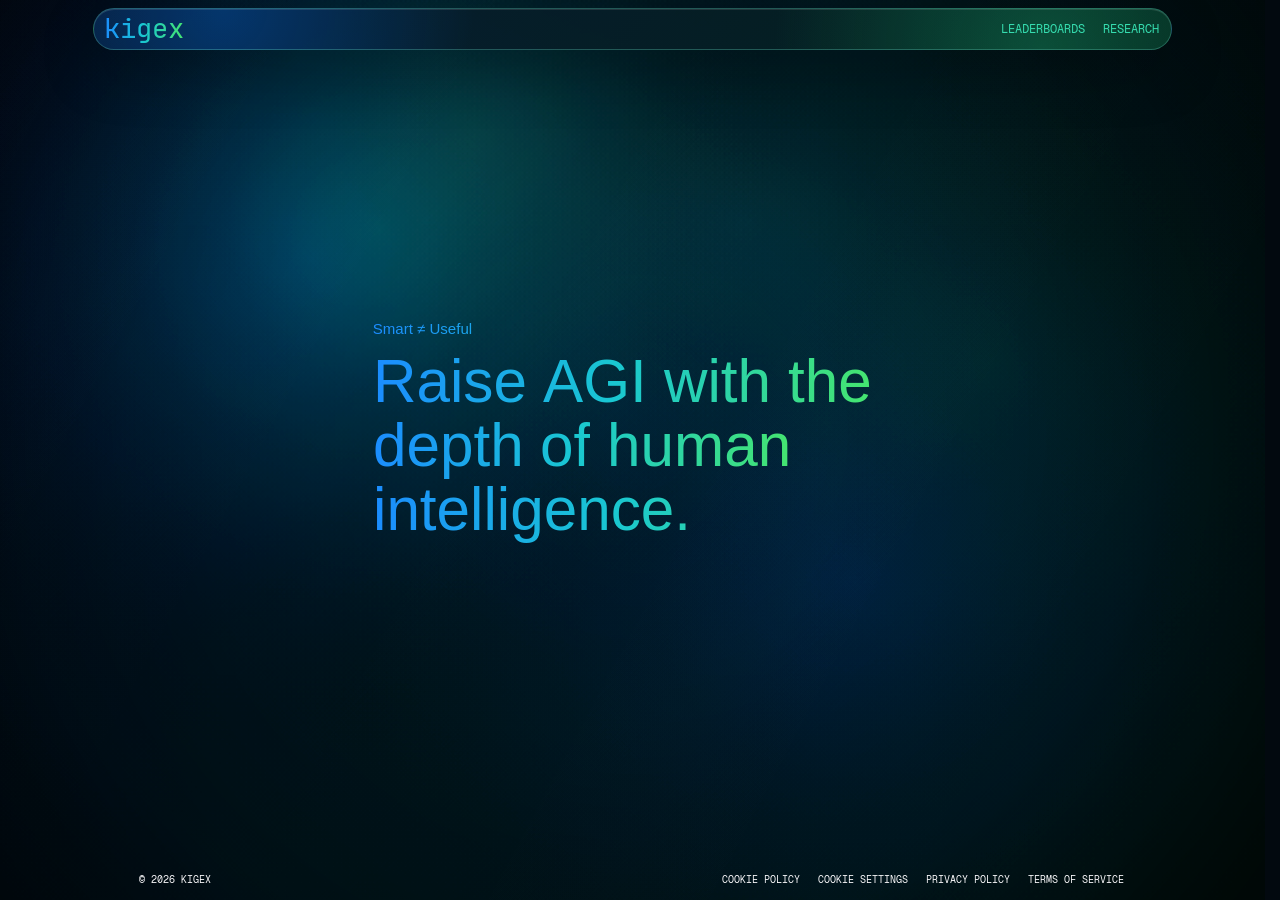
<file: index.html>
<!doctype html>
<html lang="en">
  <head>
    <meta charset="utf-8" />
    <meta
      name="viewport"
      content="width=device-width, initial-scale=1, viewport-fit=cover"
    />
    <title>Kigex | Human Intelligence for AGI</title>
    <meta
      name="description"
      content="Kigex.com is the home of Kigex, a human intelligence for AGI project focused on judgment, research, leaderboards, and frontier model evaluation."
    />
    <meta name="robots" content="index, follow, max-image-preview:large" />
    <meta name="author" content="Kigex" />
    <meta name="creator" content="Dehlen Thavarajah" />
    <meta name="application-name" content="Kigex" />
    <meta name="apple-mobile-web-app-title" content="Kigex" />
    <meta name="theme-color" content="#02090f" />
    <meta name="color-scheme" content="dark" />
    <link rel="canonical" href="https://kigex.com/" />
    <script>
      if (window.location.pathname.endsWith("/index.html")) {
        window.history.replaceState(null, "", "/" + window.location.search + window.location.hash);
      }
    </script>
    <meta property="og:site_name" content="Kigex" />
    <meta property="og:type" content="website" />
    <meta property="og:url" content="https://kigex.com/" />
    <meta property="og:title" content="Kigex | Human Intelligence for AGI" />
    <meta
      property="og:description"
      content="Kigex.com: human intelligence for AGI, focused on judgment, research, leaderboards, and frontier model evaluation."
    />
    <meta property="og:image" content="https://kigex.com/icon-512.png" />
    <meta property="og:image:secure_url" content="https://kigex.com/icon-512.png" />
    <meta property="og:image:type" content="image/png" />
    <meta property="og:image:width" content="512" />
    <meta property="og:image:height" content="512" />
    <meta property="og:image:alt" content="Kigex logo" />
    <meta name="twitter:card" content="summary_large_image" />
    <meta name="twitter:title" content="Kigex | Human Intelligence for AGI" />
    <meta
      name="twitter:description"
      content="Kigex.com: human intelligence for AGI, focused on judgment, research, leaderboards, and frontier model evaluation."
    />
    <meta name="twitter:image" content="https://kigex.com/icon-512.png" />
    <meta name="twitter:image:alt" content="Kigex logo" />
    <script type="application/ld+json">
      {
        "@context": "https://schema.org",
        "@graph": [
          {
            "@type": "Organization",
            "@id": "https://kigex.com/#organization",
            "name": "Kigex",
            "alternateName": ["Kigex.com", "kigex.com", "Kigex AI", "Kigex Research", "Kigex Leaderboards"],
            "url": "https://kigex.com/",
            "logo": {
              "@type": "ImageObject",
              "url": "https://kigex.com/icon-512.png",
              "width": 512,
              "height": 512
            },
            "founder": {
              "@id": "https://kigex.com/#dehlen-thavarajah"
            }
          },
          {
            "@type": "Person",
            "@id": "https://kigex.com/#dehlen-thavarajah",
            "name": "Dehlen Thavarajah",
            "alternateName": ["Dehlen", "Thavarajah", "Thava", "Len Thava"],
            "url": "https://kigex.com/",
            "affiliation": {
              "@id": "https://kigex.com/#organization"
            }
          },
          {
            "@type": "WebSite",
            "@id": "https://kigex.com/#website",
            "url": "https://kigex.com/",
            "name": "Kigex",
            "alternateName": ["Kigex.com", "kigex.com", "Kigex AI"],
            "description": "Kigex.com is the home of Kigex, a human intelligence for AGI project focused on judgment, research, leaderboards, and frontier model evaluation.",
            "publisher": {
              "@id": "https://kigex.com/#organization"
            },
            "creator": {
              "@id": "https://kigex.com/#dehlen-thavarajah"
            },
            "inLanguage": "en"
          },
          {
            "@type": "WebPage",
            "@id": "https://kigex.com/#webpage",
            "url": "https://kigex.com/",
            "name": "Kigex | Human Intelligence for AGI",
            "description": "Kigex.com is the home of Kigex, a human intelligence for AGI project focused on judgment, research, leaderboards, and frontier model evaluation.",
            "isPartOf": {
              "@id": "https://kigex.com/#website"
            },
            "about": {
              "@id": "https://kigex.com/#organization"
            },
            "mentions": {
              "@id": "https://kigex.com/#dehlen-thavarajah"
            },
            "inLanguage": "en"
          }
        ]
      }
    </script>
    <link rel="preload" href="fonts/JetBrainsMono-Regular.woff2" as="font" type="font/woff2" crossorigin />
    <link rel="preload" href="fonts/GeistMono-Regular.woff2" as="font" type="font/woff2" crossorigin />
    <link rel="icon" href="https://kigex.com/favicon.ico" sizes="any" />
    <link rel="shortcut icon" href="https://kigex.com/favicon.ico" />
    <link rel="icon" href="https://kigex.com/favicon-16x16.png" type="image/png" sizes="16x16" />
    <link rel="icon" href="https://kigex.com/favicon-32x32.png" type="image/png" sizes="32x32" />
    <link rel="icon" href="https://kigex.com/icon-48.png" type="image/png" sizes="48x48" />
    <link rel="apple-touch-icon" href="https://kigex.com/apple-touch-icon.png" sizes="180x180" />
    <link rel="mask-icon" href="https://kigex.com/safari-pinned-tab.svg" color="#3b9dff" />
    <link rel="manifest" href="https://kigex.com/site.webmanifest" />
    <link rel="icon" href="https://kigex.com/favicon-v18.svg" type="image/svg+xml" />
    <link rel="stylesheet" href="style.css?v=20260601-logo-descender" />
  </head>
  <body class="home-page">
    <header class="site-header">
      <div class="container fluid">
        <div class="header-inner">
          <div class="brand" aria-label="Kigex">
            <span class="brand-text">kigex</span>
          </div>

          <div class="header-actions" id="site-menu">
            <nav class="header-menu" aria-label="Primary navigation">
              <a class="header-link" href="leaderboards/">Leaderboards</a>
              <a class="header-link" href="research/">Research</a>
            </nav>
          </div>

          <button
            class="menu-toggle"
            type="button"
            aria-controls="site-menu"
            aria-expanded="false"
          >
            <span>Menu</span>
            <span>Close</span>
          </button>
        </div>
      </div>
    </header>

    <main class="main">
      <section class="home-hero" aria-label="Kigex mission">
        <div class="container grid">
          <div class="home-hero-text-wrap">
            <div class="home-hero-desc">
              <p class="txt fs-18 fw-med">Smart &ne; Useful</p>
              <h1 class="heading h2">
                <span class="hero-line">
                  <span class="hero-word">Raise</span>
                  <span class="hero-word">AGI</span>
                  <span class="hero-word">with</span>
                  <span class="hero-word">the</span>
                </span>
                <span class="hero-line">
                  <span class="hero-word">depth</span>
                  <span class="hero-word">of</span>
                  <span class="hero-word">human</span>
                </span>
                <span class="hero-line">
                  <span class="hero-word">intelligence.</span>
                </span>
              </h1>
            </div>
          </div>
        </div>
      </section>
    </main>

    <footer class="footer">
      <div class="footer-bot">
        <div class="container fluid">
          <div class="footer-bot-inner">
            <div class="footer-copyright hidden-mobile">&copy; 2026 Kigex</div>

            <div class="footer-menus-social">
              <div class="footer-menu-legal">
                <button class="footer-link" type="button">Cookie Policy</button>
                <div class="footer-menu-divider" aria-hidden="true"></div>
                <button class="footer-link" type="button">Cookie Settings</button>
                <div class="footer-menu-divider" aria-hidden="true"></div>
                <button class="footer-link" type="button">Privacy Policy</button>
                <div class="footer-menu-divider" aria-hidden="true"></div>
                <button class="footer-link" type="button">Terms of Service</button>
              </div>
            </div>

            <div class="footer-copyright only-mobile">&copy; 2026 Kigex</div>
          </div>
        </div>
      </div>
    </footer>

    <script src="motion.js?v=20260601-perf-tune" defer></script>
  </body>
</html>
</file>
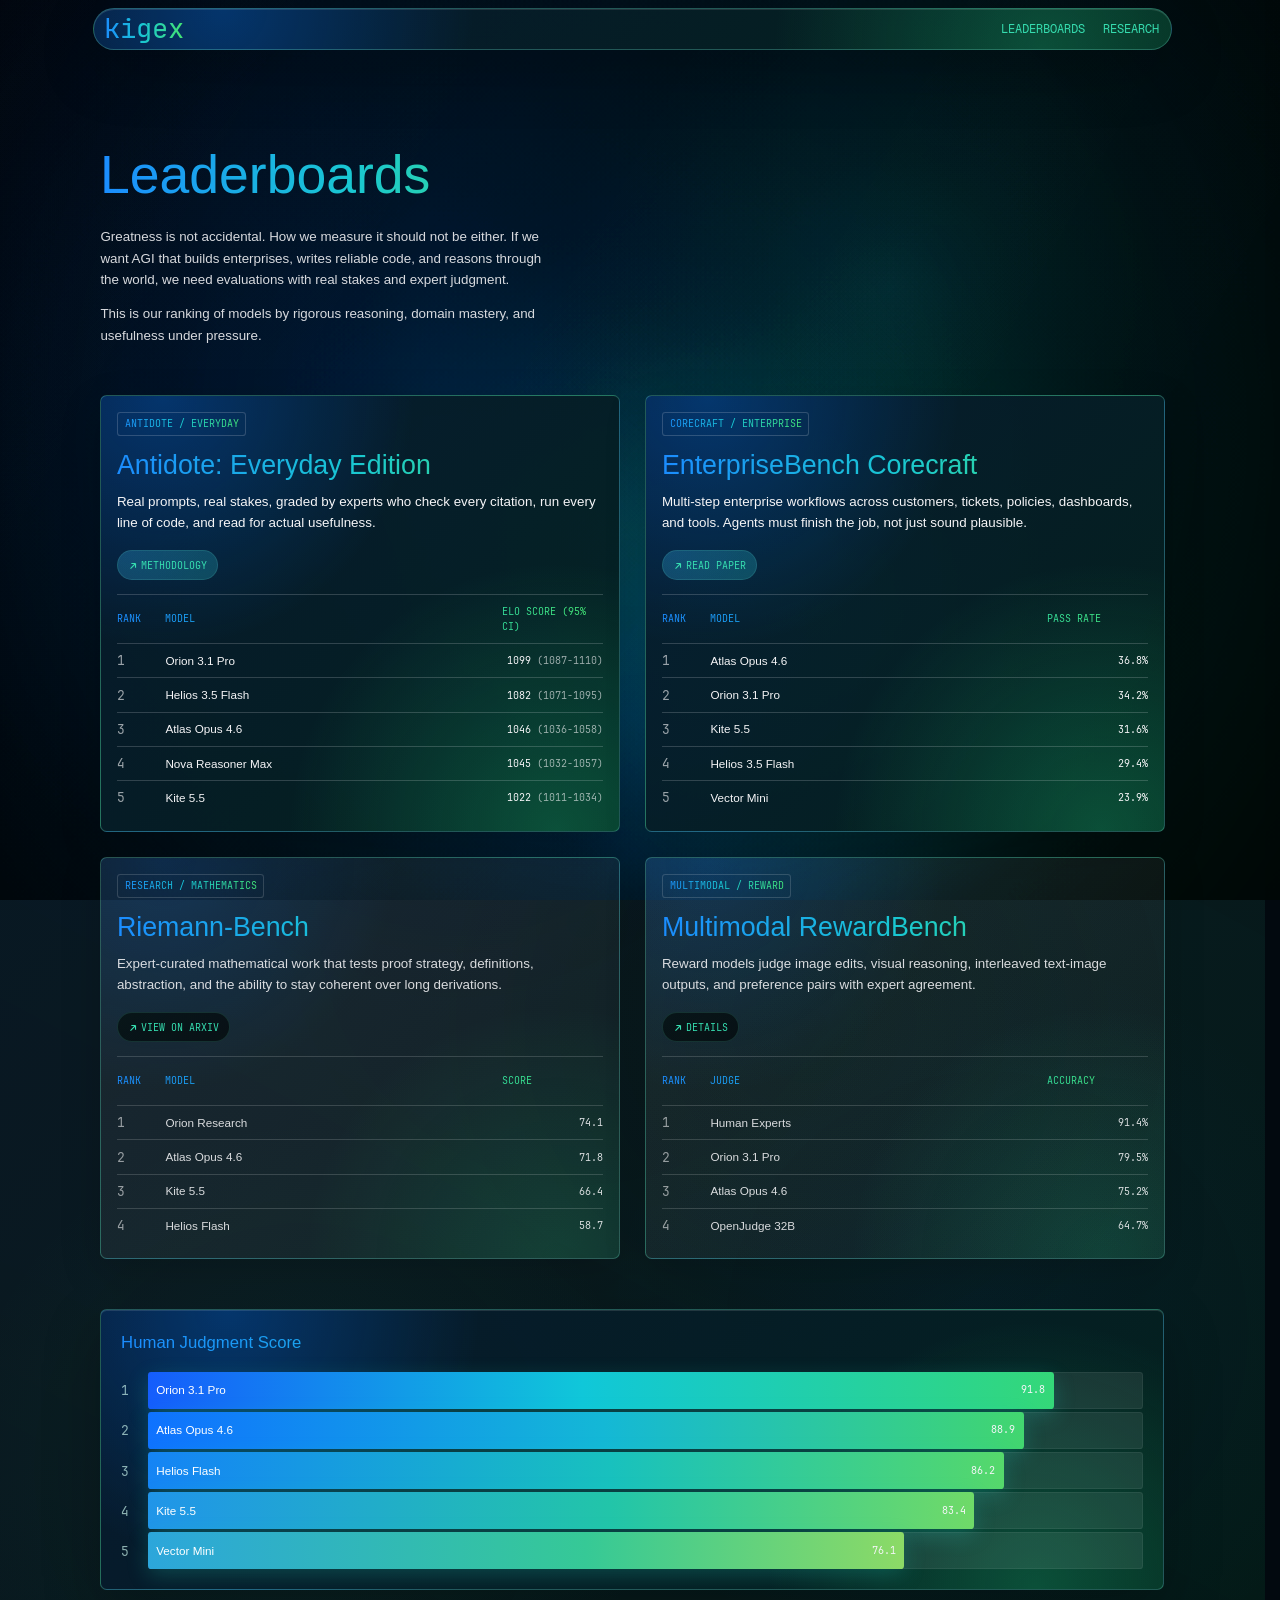
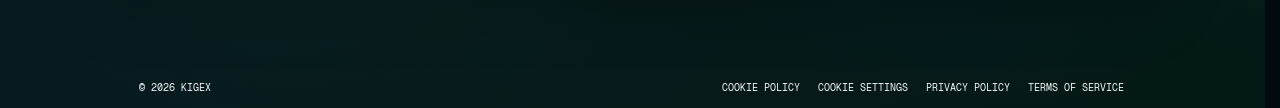
<file: leaderboards/index.html>
<!doctype html>
<html lang="en">
  <head>
    <meta charset="utf-8" />
    <meta
      name="viewport"
      content="width=device-width, initial-scale=1, viewport-fit=cover"
    />
    <title>Leaderboards | Kigex</title>
    <meta
      name="description"
      content="Kigex leaderboards at Kigex.com: rigorous human-graded model evaluation across reasoning, domain mastery, and usefulness under pressure."
    />
    <meta name="robots" content="index, follow, max-image-preview:large" />
    <meta name="author" content="Kigex" />
    <meta name="creator" content="Dehlen Thavarajah" />
    <meta name="application-name" content="Kigex" />
    <meta name="apple-mobile-web-app-title" content="Kigex" />
    <meta name="theme-color" content="#02090f" />
    <meta name="color-scheme" content="dark" />
    <link rel="canonical" href="https://kigex.com/leaderboards/" />
    <meta property="og:site_name" content="Kigex" />
    <meta property="og:type" content="website" />
    <meta property="og:url" content="https://kigex.com/leaderboards/" />
    <meta property="og:title" content="Leaderboards | Kigex" />
    <meta
      property="og:description"
      content="Kigex leaderboards at Kigex.com: rigorous human-graded model evaluation across reasoning, domain mastery, and usefulness under pressure."
    />
    <meta property="og:image" content="https://kigex.com/icon-512.png" />
    <meta property="og:image:secure_url" content="https://kigex.com/icon-512.png" />
    <meta property="og:image:type" content="image/png" />
    <meta property="og:image:width" content="512" />
    <meta property="og:image:height" content="512" />
    <meta property="og:image:alt" content="Kigex logo" />
    <meta name="twitter:card" content="summary_large_image" />
    <meta name="twitter:title" content="Leaderboards | Kigex" />
    <meta
      name="twitter:description"
      content="Kigex leaderboards at Kigex.com: rigorous human-graded model evaluation across reasoning, domain mastery, and usefulness under pressure."
    />
    <meta name="twitter:image" content="https://kigex.com/icon-512.png" />
    <meta name="twitter:image:alt" content="Kigex logo" />
    <script type="application/ld+json">
      {
        "@context": "https://schema.org",
        "@graph": [
          {
            "@type": "Organization",
            "@id": "https://kigex.com/#organization",
            "name": "Kigex",
            "alternateName": ["Kigex.com", "kigex.com", "Kigex AI", "Kigex Research", "Kigex Leaderboards"],
            "url": "https://kigex.com/",
            "logo": {
              "@type": "ImageObject",
              "url": "https://kigex.com/icon-512.png",
              "width": 512,
              "height": 512
            },
            "founder": {
              "@id": "https://kigex.com/#dehlen-thavarajah"
            }
          },
          {
            "@type": "Person",
            "@id": "https://kigex.com/#dehlen-thavarajah",
            "name": "Dehlen Thavarajah",
            "alternateName": ["Dehlen", "Thavarajah", "Thava", "Len Thava"],
            "url": "https://kigex.com/",
            "affiliation": {
              "@id": "https://kigex.com/#organization"
            }
          },
          {
            "@type": "WebSite",
            "@id": "https://kigex.com/#website",
            "url": "https://kigex.com/",
            "name": "Kigex",
            "alternateName": ["Kigex.com", "kigex.com", "Kigex AI"],
            "publisher": {
              "@id": "https://kigex.com/#organization"
            },
            "creator": {
              "@id": "https://kigex.com/#dehlen-thavarajah"
            },
            "inLanguage": "en"
          },
          {
            "@type": "CollectionPage",
            "@id": "https://kigex.com/leaderboards/#webpage",
            "url": "https://kigex.com/leaderboards/",
            "name": "Kigex Leaderboards",
            "description": "Kigex leaderboards at Kigex.com: rigorous human-graded model evaluation across reasoning, domain mastery, and usefulness under pressure.",
            "isPartOf": {
              "@id": "https://kigex.com/#website"
            },
            "about": {
              "@id": "https://kigex.com/#organization"
            },
            "mentions": {
              "@id": "https://kigex.com/#dehlen-thavarajah"
            },
            "mainEntity": {
              "@id": "https://kigex.com/leaderboards/#benchmarks"
            },
            "inLanguage": "en"
          },
          {
            "@type": "ItemList",
            "@id": "https://kigex.com/leaderboards/#benchmarks",
            "name": "Kigex benchmark categories",
            "itemListElement": [
              {
                "@type": "ListItem",
                "position": 1,
                "name": "Antidote: Everyday Edition",
                "description": "Real prompts, real stakes, graded by experts for citation quality, code execution, and usefulness."
              },
              {
                "@type": "ListItem",
                "position": 2,
                "name": "EnterpriseBench Corecraft",
                "description": "Multi-step enterprise workflows across customers, tickets, policies, dashboards, and tools."
              },
              {
                "@type": "ListItem",
                "position": 3,
                "name": "Riemann-Bench",
                "description": "Expert-curated mathematical work that tests proof strategy, definitions, abstraction, and coherence."
              },
              {
                "@type": "ListItem",
                "position": 4,
                "name": "Multimodal RewardBench",
                "description": "Reward models judge image edits, visual reasoning, interleaved outputs, and preference pairs."
              }
            ]
          }
        ]
      }
    </script>
    <link rel="preload" href="../fonts/JetBrainsMono-Regular.woff2" as="font" type="font/woff2" crossorigin />
    <link rel="preload" href="../fonts/GeistMono-Regular.woff2" as="font" type="font/woff2" crossorigin />
    <link rel="icon" href="https://kigex.com/favicon.ico" sizes="any" />
    <link rel="shortcut icon" href="https://kigex.com/favicon.ico" />
    <link rel="icon" href="https://kigex.com/favicon-16x16.png" type="image/png" sizes="16x16" />
    <link rel="icon" href="https://kigex.com/favicon-32x32.png" type="image/png" sizes="32x32" />
    <link rel="icon" href="https://kigex.com/icon-48.png" type="image/png" sizes="48x48" />
    <link rel="apple-touch-icon" href="https://kigex.com/apple-touch-icon.png" sizes="180x180" />
    <link rel="mask-icon" href="https://kigex.com/safari-pinned-tab.svg" color="#3b9dff" />
    <link rel="manifest" href="https://kigex.com/site.webmanifest" />
    <link rel="icon" href="https://kigex.com/favicon-v18.svg" type="image/svg+xml" />
    <link rel="stylesheet" href="../style.css?v=20260601-logo-descender" />
  </head>
  <body>
    <header class="site-header">
      <div class="container fluid">
        <div class="header-inner">
          <a class="brand" href="../" aria-label="Kigex home">
            <span class="brand-text">kigex</span>
          </a>

          <div class="header-actions" id="site-menu">
            <nav class="header-menu" aria-label="Primary navigation">
              <a class="header-link" href="../leaderboards/" aria-current="page">Leaderboards</a>
              <a class="header-link" href="../research/">Research</a>
            </nav>
          </div>

          <button
            class="menu-toggle"
            type="button"
            aria-controls="site-menu"
            aria-expanded="false"
          >
            <span>Menu</span>
            <span>Close</span>
          </button>
        </div>
      </div>
    </header>

    <main class="main">
      <section class="leader-hero" aria-label="Kigex leaderboards">
        <div class="container grid">
          <div class="leader-hero-left">
            <div class="leader-hero-title">
              <h1 class="heading h2 word-lift-title">
                <span class="hero-line">
                  <span class="hero-word">Leaderboards</span>
                </span>
              </h1>
            </div>
            <div class="txt fs-16 page-intro-copy leader-hero-desc">
              <p>
                Greatness is not accidental. How we measure it should not be
                either. If we want AGI that builds enterprises, writes reliable
                code, and reasons through the world, we need evaluations with real
                stakes and expert judgment.
              </p>
              <p>
                This is our ranking of models by rigorous reasoning, domain
                mastery, and usefulness under pressure.
              </p>
            </div>
          </div>
        </div>
      </section>

      <section class="leader-main" aria-label="Benchmark categories">
        <div class="container grid leader-main-grid">
          <article class="leader-card is-dark">
            <div class="leader-label fs-12">Antidote / Everyday</div>
            <div>
              <h2 class="heading h4 leader-card-title">
                Antidote: Everyday Edition
              </h2>
              <p class="txt fs-16 leader-card-desc">
                Real prompts, real stakes, graded by experts who check every
                citation, run every line of code, and read for actual usefulness.
              </p>
            </div>
            <button class="leader-card-btn fs-12" type="button">
              <svg class="arrow" viewBox="0 0 12 12" aria-hidden="true">
                <path
                  d="M3 9L9 3M9 3H4M9 3V8"
                  fill="none"
                  stroke="currentColor"
                  stroke-width="1.3"
                />
              </svg>
              Methodology
            </button>
            <div class="leader-table">
              <div class="leader-table-head fs-12">
                <span>Rank</span>
                <span>Model</span>
                <span>elo score (95% ci)</span>
              </div>
              <div class="leader-list">
                <div class="leader-row">
                  <span class="leader-rank"></span>
                  <span class="txt fs-14 fw-med">Orion 3.1 Pro</span>
                  <span class="leader-score fs-12">1099 <span>(1087-1110)</span></span>
                </div>
                <div class="leader-row">
                  <span class="leader-rank"></span>
                  <span class="txt fs-14 fw-med">Helios 3.5 Flash</span>
                  <span class="leader-score fs-12">1082 <span>(1071-1095)</span></span>
                </div>
                <div class="leader-row">
                  <span class="leader-rank"></span>
                  <span class="txt fs-14 fw-med">Atlas Opus 4.6</span>
                  <span class="leader-score fs-12">1046 <span>(1036-1058)</span></span>
                </div>
                <div class="leader-row">
                  <span class="leader-rank"></span>
                  <span class="txt fs-14 fw-med">Nova Reasoner Max</span>
                  <span class="leader-score fs-12">1045 <span>(1032-1057)</span></span>
                </div>
                <div class="leader-row">
                  <span class="leader-rank"></span>
                  <span class="txt fs-14 fw-med">Kite 5.5</span>
                  <span class="leader-score fs-12">1022 <span>(1011-1034)</span></span>
                </div>
              </div>
            </div>
          </article>

          <article class="leader-card is-dark">
            <div class="leader-label fs-12">Corecraft / Enterprise</div>
            <div>
              <h2 class="heading h4 leader-card-title">
                EnterpriseBench Corecraft
              </h2>
              <p class="txt fs-16 leader-card-desc">
                Multi-step enterprise workflows across customers, tickets,
                policies, dashboards, and tools. Agents must finish the job, not
                just sound plausible.
              </p>
            </div>
            <button class="leader-card-btn fs-12" type="button">
              <svg class="arrow" viewBox="0 0 12 12" aria-hidden="true">
                <path
                  d="M3 9L9 3M9 3H4M9 3V8"
                  fill="none"
                  stroke="currentColor"
                  stroke-width="1.3"
                />
              </svg>
              Read Paper
            </button>
            <div class="leader-table">
              <div class="leader-table-head fs-12">
                <span>Rank</span>
                <span>Model</span>
                <span>pass rate</span>
              </div>
              <div class="leader-list">
                <div class="leader-row">
                  <span class="leader-rank"></span>
                  <span class="txt fs-14 fw-med">Atlas Opus 4.6</span>
                  <span class="leader-score fs-12">36.8%</span>
                </div>
                <div class="leader-row">
                  <span class="leader-rank"></span>
                  <span class="txt fs-14 fw-med">Orion 3.1 Pro</span>
                  <span class="leader-score fs-12">34.2%</span>
                </div>
                <div class="leader-row">
                  <span class="leader-rank"></span>
                  <span class="txt fs-14 fw-med">Kite 5.5</span>
                  <span class="leader-score fs-12">31.6%</span>
                </div>
                <div class="leader-row">
                  <span class="leader-rank"></span>
                  <span class="txt fs-14 fw-med">Helios 3.5 Flash</span>
                  <span class="leader-score fs-12">29.4%</span>
                </div>
                <div class="leader-row">
                  <span class="leader-rank"></span>
                  <span class="txt fs-14 fw-med">Vector Mini</span>
                  <span class="leader-score fs-12">23.9%</span>
                </div>
              </div>
            </div>
          </article>

          <article class="leader-card">
            <div class="leader-label fs-12">Research / Mathematics</div>
            <div>
              <h2 class="heading h4 leader-card-title">Riemann-Bench</h2>
              <p class="txt fs-16 leader-card-desc">
                Expert-curated mathematical work that tests proof strategy,
                definitions, abstraction, and the ability to stay coherent over
                long derivations.
              </p>
            </div>
            <button class="leader-card-btn fs-12" type="button">
              <svg class="arrow" viewBox="0 0 12 12" aria-hidden="true">
                <path
                  d="M3 9L9 3M9 3H4M9 3V8"
                  fill="none"
                  stroke="currentColor"
                  stroke-width="1.3"
                />
              </svg>
              View On Arxiv
            </button>
            <div class="leader-table">
              <div class="leader-table-head fs-12">
                <span>Rank</span>
                <span>Model</span>
                <span>score</span>
              </div>
              <div class="leader-list">
                <div class="leader-row">
                  <span class="leader-rank"></span>
                  <span class="txt fs-14 fw-med">Orion Research</span>
                  <span class="leader-score fs-12">74.1</span>
                </div>
                <div class="leader-row">
                  <span class="leader-rank"></span>
                  <span class="txt fs-14 fw-med">Atlas Opus 4.6</span>
                  <span class="leader-score fs-12">71.8</span>
                </div>
                <div class="leader-row">
                  <span class="leader-rank"></span>
                  <span class="txt fs-14 fw-med">Kite 5.5</span>
                  <span class="leader-score fs-12">66.4</span>
                </div>
                <div class="leader-row">
                  <span class="leader-rank"></span>
                  <span class="txt fs-14 fw-med">Helios Flash</span>
                  <span class="leader-score fs-12">58.7</span>
                </div>
              </div>
            </div>
          </article>

          <article class="leader-card">
            <div class="leader-label fs-12">Multimodal / Reward</div>
            <div>
              <h2 class="heading h4 leader-card-title">
                Multimodal RewardBench
              </h2>
              <p class="txt fs-16 leader-card-desc">
                Reward models judge image edits, visual reasoning, interleaved
                text-image outputs, and preference pairs with expert agreement.
              </p>
            </div>
            <button class="leader-card-btn fs-12" type="button">
              <svg class="arrow" viewBox="0 0 12 12" aria-hidden="true">
                <path
                  d="M3 9L9 3M9 3H4M9 3V8"
                  fill="none"
                  stroke="currentColor"
                  stroke-width="1.3"
                />
              </svg>
              Details
            </button>
            <div class="leader-table">
              <div class="leader-table-head fs-12">
                <span>Rank</span>
                <span>Judge</span>
                <span>accuracy</span>
              </div>
              <div class="leader-list">
                <div class="leader-row">
                  <span class="leader-rank"></span>
                  <span class="txt fs-14 fw-med">Human Experts</span>
                  <span class="leader-score fs-12">91.4%</span>
                </div>
                <div class="leader-row">
                  <span class="leader-rank"></span>
                  <span class="txt fs-14 fw-med">Orion 3.1 Pro</span>
                  <span class="leader-score fs-12">79.5%</span>
                </div>
                <div class="leader-row">
                  <span class="leader-rank"></span>
                  <span class="txt fs-14 fw-med">Atlas Opus 4.6</span>
                  <span class="leader-score fs-12">75.2%</span>
                </div>
                <div class="leader-row">
                  <span class="leader-rank"></span>
                  <span class="txt fs-14 fw-med">OpenJudge 32B</span>
                  <span class="leader-score fs-12">64.7%</span>
                </div>
              </div>
            </div>
          </article>

          <div class="comparison-card">
            <div class="comparison-title">Human Judgment Score</div>
            <div class="bar-list">
              <div class="bar-row">
                <div class="bar-track">
                  <div class="bar-fill" style="width: 91%">
                    <span class="bar-label fs-14 fw-med">Orion 3.1 Pro</span>
                    <span class="bar-score fs-12">91.8</span>
                  </div>
                </div>
              </div>
              <div class="bar-row">
                <div class="bar-track">
                  <div class="bar-fill" style="width: 88%">
                    <span class="bar-label fs-14 fw-med">Atlas Opus 4.6</span>
                    <span class="bar-score fs-12">88.9</span>
                  </div>
                </div>
              </div>
              <div class="bar-row">
                <div class="bar-track">
                  <div class="bar-fill" style="width: 86%">
                    <span class="bar-label fs-14 fw-med">Helios Flash</span>
                    <span class="bar-score fs-12">86.2</span>
                  </div>
                </div>
              </div>
              <div class="bar-row">
                <div class="bar-track">
                  <div class="bar-fill" style="width: 83%">
                    <span class="bar-label fs-14 fw-med">Kite 5.5</span>
                    <span class="bar-score fs-12">83.4</span>
                  </div>
                </div>
              </div>
              <div class="bar-row">
                <div class="bar-track">
                  <div class="bar-fill" style="width: 76%">
                    <span class="bar-label fs-14 fw-med">Vector Mini</span>
                    <span class="bar-score fs-12">76.1</span>
                  </div>
                </div>
              </div>
            </div>
          </div>
        </div>
      </section>
    </main>

    <footer class="footer">
      <div class="footer-bot">
        <div class="container fluid">
          <div class="footer-bot-inner">
            <div class="footer-copyright hidden-mobile">&copy; 2026 Kigex</div>
            <div class="footer-menus-social">
              <div class="footer-menu-legal">
                <button class="footer-link" type="button">Cookie Policy</button>
                <div class="footer-menu-divider" aria-hidden="true"></div>
                <button class="footer-link" type="button">Cookie Settings</button>
                <div class="footer-menu-divider" aria-hidden="true"></div>
                <button class="footer-link" type="button">Privacy Policy</button>
                <div class="footer-menu-divider" aria-hidden="true"></div>
                <button class="footer-link" type="button">Terms of Service</button>
              </div>
            </div>
            <div class="footer-copyright only-mobile">&copy; 2026 Kigex</div>
          </div>
        </div>
      </div>
    </footer>

    <script src="../motion.js?v=20260601-perf-tune" defer></script>
  </body>
</html>
</file>
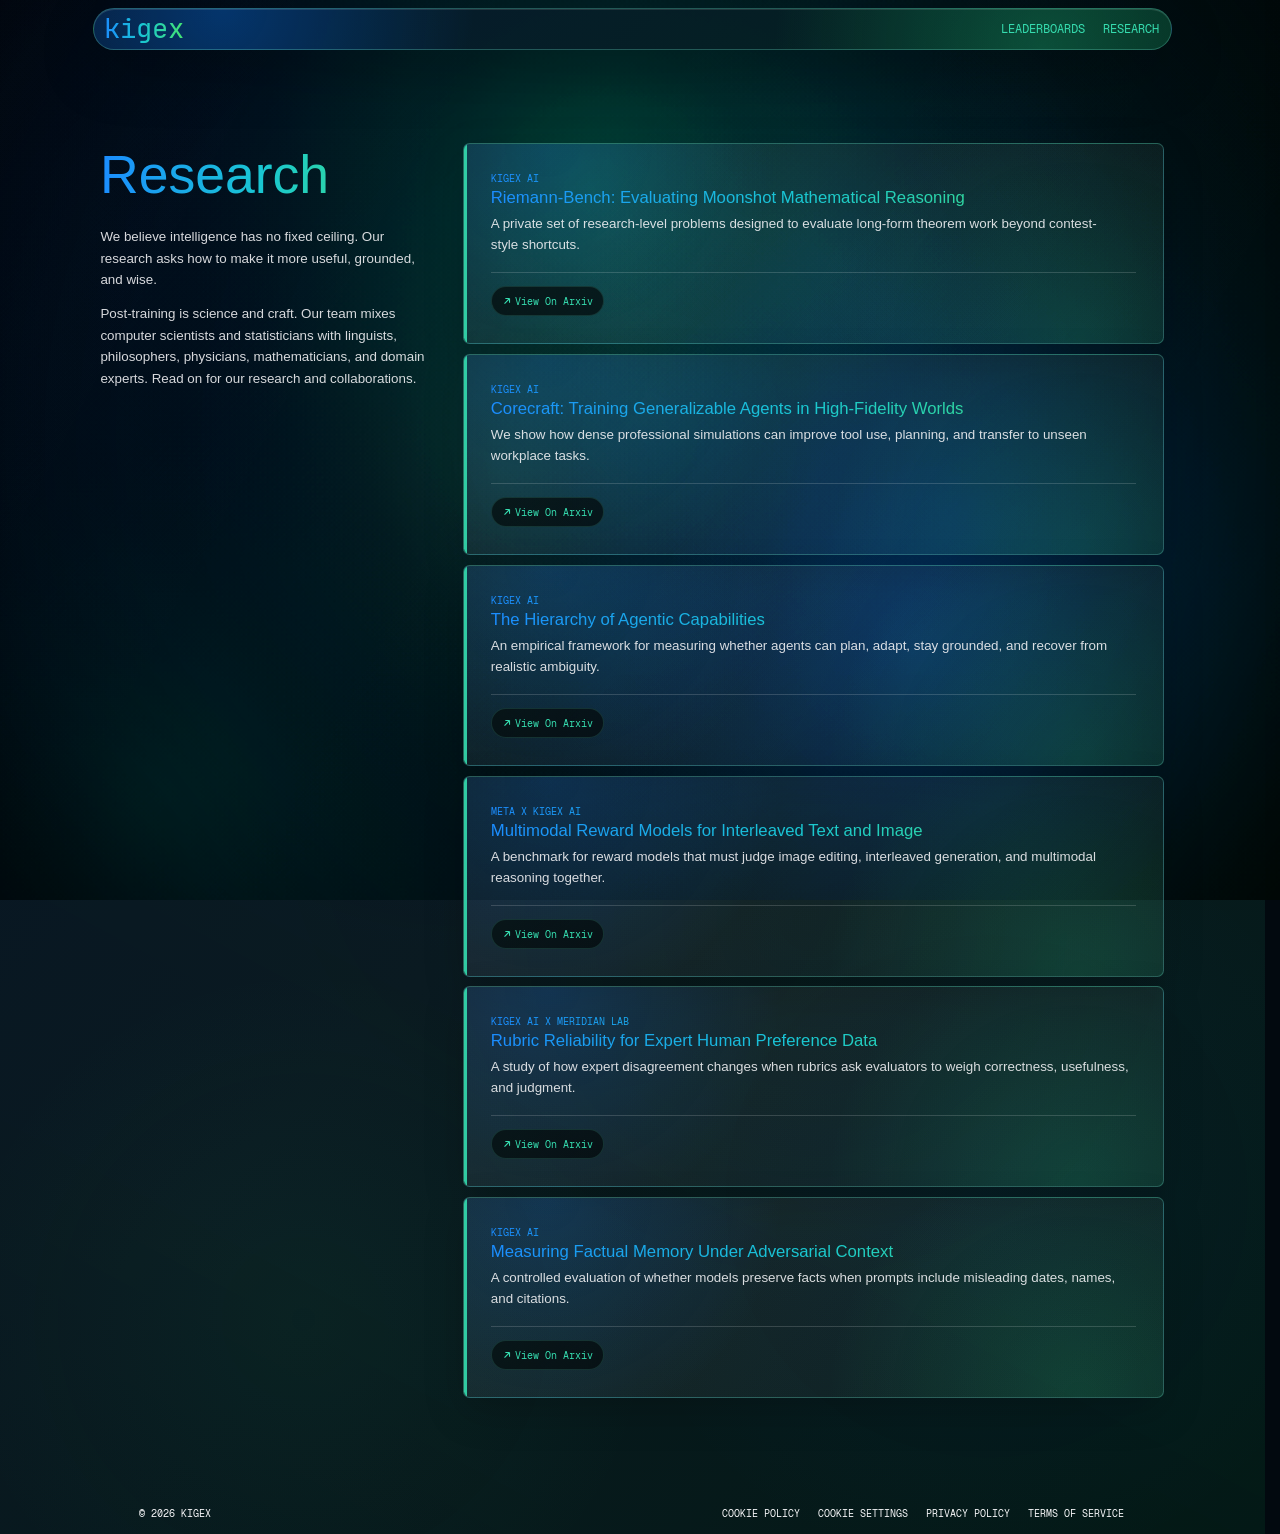
<file: research/index.html>
<!doctype html>
<html lang="en">
  <head>
    <meta charset="utf-8" />
    <meta
      name="viewport"
      content="width=device-width, initial-scale=1, viewport-fit=cover"
    />
    <title>Research | Kigex</title>
    <meta
      name="description"
      content="Kigex research at Kigex.com on post-training, expert evaluation, agentic environments, and frontier reasoning."
    />
    <meta name="robots" content="index, follow, max-image-preview:large" />
    <meta name="author" content="Kigex" />
    <meta name="creator" content="Dehlen Thavarajah" />
    <meta name="application-name" content="Kigex" />
    <meta name="apple-mobile-web-app-title" content="Kigex" />
    <meta name="theme-color" content="#02090f" />
    <meta name="color-scheme" content="dark" />
    <link rel="canonical" href="https://kigex.com/research/" />
    <meta property="og:site_name" content="Kigex" />
    <meta property="og:type" content="website" />
    <meta property="og:url" content="https://kigex.com/research/" />
    <meta property="og:title" content="Research | Kigex" />
    <meta
      property="og:description"
      content="Kigex research at Kigex.com on post-training, expert evaluation, agentic environments, and frontier reasoning."
    />
    <meta property="og:image" content="https://kigex.com/icon-512.png" />
    <meta property="og:image:secure_url" content="https://kigex.com/icon-512.png" />
    <meta property="og:image:type" content="image/png" />
    <meta property="og:image:width" content="512" />
    <meta property="og:image:height" content="512" />
    <meta property="og:image:alt" content="Kigex logo" />
    <meta name="twitter:card" content="summary_large_image" />
    <meta name="twitter:title" content="Research | Kigex" />
    <meta
      name="twitter:description"
      content="Kigex research at Kigex.com on post-training, expert evaluation, agentic environments, and frontier reasoning."
    />
    <meta name="twitter:image" content="https://kigex.com/icon-512.png" />
    <meta name="twitter:image:alt" content="Kigex logo" />
    <script type="application/ld+json">
      {
        "@context": "https://schema.org",
        "@graph": [
          {
            "@type": "Organization",
            "@id": "https://kigex.com/#organization",
            "name": "Kigex",
            "alternateName": ["Kigex.com", "kigex.com", "Kigex AI", "Kigex Research", "Kigex Leaderboards"],
            "url": "https://kigex.com/",
            "logo": {
              "@type": "ImageObject",
              "url": "https://kigex.com/icon-512.png",
              "width": 512,
              "height": 512
            },
            "founder": {
              "@id": "https://kigex.com/#dehlen-thavarajah"
            }
          },
          {
            "@type": "Person",
            "@id": "https://kigex.com/#dehlen-thavarajah",
            "name": "Dehlen Thavarajah",
            "alternateName": ["Dehlen", "Thavarajah", "Thava", "Len Thava"],
            "url": "https://kigex.com/",
            "affiliation": {
              "@id": "https://kigex.com/#organization"
            }
          },
          {
            "@type": "WebSite",
            "@id": "https://kigex.com/#website",
            "url": "https://kigex.com/",
            "name": "Kigex",
            "alternateName": ["Kigex.com", "kigex.com", "Kigex AI"],
            "publisher": {
              "@id": "https://kigex.com/#organization"
            },
            "creator": {
              "@id": "https://kigex.com/#dehlen-thavarajah"
            },
            "inLanguage": "en"
          },
          {
            "@type": "CollectionPage",
            "@id": "https://kigex.com/research/#webpage",
            "url": "https://kigex.com/research/",
            "name": "Kigex Research",
            "description": "Kigex research at Kigex.com on post-training, expert evaluation, agentic environments, and frontier reasoning.",
            "isPartOf": {
              "@id": "https://kigex.com/#website"
            },
            "about": {
              "@id": "https://kigex.com/#organization"
            },
            "mentions": {
              "@id": "https://kigex.com/#dehlen-thavarajah"
            },
            "mainEntity": {
              "@id": "https://kigex.com/research/#papers"
            },
            "inLanguage": "en"
          },
          {
            "@type": "ItemList",
            "@id": "https://kigex.com/research/#papers",
            "name": "Kigex research publications",
            "itemListElement": [
              {
                "@type": "ListItem",
                "position": 1,
                "name": "Riemann-Bench: Evaluating Moonshot Mathematical Reasoning",
                "description": "A private set of research-level problems designed to evaluate long-form theorem work beyond contest-style shortcuts."
              },
              {
                "@type": "ListItem",
                "position": 2,
                "name": "Corecraft: Training Generalizable Agents in High-Fidelity Worlds",
                "description": "Dense professional simulations for improving tool use, planning, and transfer to unseen workplace tasks."
              },
              {
                "@type": "ListItem",
                "position": 3,
                "name": "The Hierarchy of Agentic Capabilities",
                "description": "An empirical framework for measuring whether agents can plan, adapt, stay grounded, and recover from ambiguity."
              },
              {
                "@type": "ListItem",
                "position": 4,
                "name": "Multimodal Reward Models for Interleaved Text and Image",
                "description": "A benchmark for reward models judging image editing, interleaved generation, and multimodal reasoning."
              },
              {
                "@type": "ListItem",
                "position": 5,
                "name": "Rubric Reliability for Expert Human Preference Data",
                "description": "A study of expert disagreement when rubrics weigh correctness, usefulness, and judgment."
              },
              {
                "@type": "ListItem",
                "position": 6,
                "name": "Measuring Factual Memory Under Adversarial Context",
                "description": "A controlled evaluation of whether models preserve facts when prompts include misleading dates, names, and citations."
              }
            ]
          }
        ]
      }
    </script>
    <link rel="preload" href="../fonts/JetBrainsMono-Regular.woff2" as="font" type="font/woff2" crossorigin />
    <link rel="preload" href="../fonts/GeistMono-Regular.woff2" as="font" type="font/woff2" crossorigin />
    <link rel="icon" href="https://kigex.com/favicon.ico" sizes="any" />
    <link rel="shortcut icon" href="https://kigex.com/favicon.ico" />
    <link rel="icon" href="https://kigex.com/favicon-16x16.png" type="image/png" sizes="16x16" />
    <link rel="icon" href="https://kigex.com/favicon-32x32.png" type="image/png" sizes="32x32" />
    <link rel="icon" href="https://kigex.com/icon-48.png" type="image/png" sizes="48x48" />
    <link rel="apple-touch-icon" href="https://kigex.com/apple-touch-icon.png" sizes="180x180" />
    <link rel="mask-icon" href="https://kigex.com/safari-pinned-tab.svg" color="#3b9dff" />
    <link rel="manifest" href="https://kigex.com/site.webmanifest" />
    <link rel="icon" href="https://kigex.com/favicon-v18.svg" type="image/svg+xml" />
    <link rel="stylesheet" href="../style.css?v=20260601-logo-descender" />
  </head>
  <body>
    <header class="site-header">
      <div class="container fluid">
        <div class="header-inner">
          <a class="brand" href="../" aria-label="Kigex home">
            <span class="brand-text">kigex</span>
          </a>

          <div class="header-actions" id="site-menu">
            <nav class="header-menu" aria-label="Primary navigation">
              <a class="header-link" href="../leaderboards/">Leaderboards</a>
              <a class="header-link" href="../research/" aria-current="page">Research</a>
            </nav>
          </div>

          <button
            class="menu-toggle"
            type="button"
            aria-controls="site-menu"
            aria-expanded="false"
          >
            <span>Menu</span>
            <span>Close</span>
          </button>
        </div>
      </div>
    </header>

    <main class="main">
      <section class="search-hero" aria-label="Kigex research">
        <div class="container grid">
          <aside class="search-aside">
            <div class="search-aside-inner">
              <div class="search-title">
                <h1 class="heading h2 word-lift-title">
                  <span class="hero-line">
                    <span class="hero-word">Research</span>
                  </span>
                </h1>
              </div>
              <div class="txt fs-16 page-intro-copy search-desc">
                <p>
                  We believe intelligence has no fixed ceiling. Our research asks
                  how to make it more useful, grounded, and wise.
                </p>
                <p>
                  Post-training is science and craft. Our team mixes computer
                  scientists and statisticians with linguists, philosophers,
                  physicians, mathematicians, and domain experts. Read on for our
                  research and collaborations.
                </p>
              </div>
            </div>
          </aside>

          <div class="search-feed">
            <article class="research-card">
              <div class="research-card-author fs-12">Kigex AI</div>
              <div class="research-card-info">
                <h2 class="txt fs-20 fw-med research-card-title">
                  Riemann-Bench: Evaluating Moonshot Mathematical Reasoning
                </h2>
                <p class="txt fs-16 research-card-desc">
                  A private set of research-level problems designed to evaluate
                  long-form theorem work beyond contest-style shortcuts.
                </p>
              </div>
              <div class="card-cta">
                <span class="line" aria-hidden="true"></span>
                <button class="card-cta-link fs-12" type="button">
                  <svg class="arrow" viewBox="0 0 12 12" aria-hidden="true">
                    <path
                      d="M3 9L9 3M9 3H4M9 3V8"
                      fill="none"
                      stroke="currentColor"
                      stroke-width="1.3"
                    />
                  </svg>
                  View On Arxiv
                </button>
              </div>
            </article>

            <article class="research-card">
              <div class="research-card-author fs-12">Kigex AI</div>
              <div class="research-card-info">
                <h2 class="txt fs-20 fw-med research-card-title">
                  Corecraft: Training Generalizable Agents in High-Fidelity Worlds
                </h2>
                <p class="txt fs-16 research-card-desc">
                  We show how dense professional simulations can improve tool
                  use, planning, and transfer to unseen workplace tasks.
                </p>
              </div>
              <div class="card-cta">
                <span class="line" aria-hidden="true"></span>
                <button class="card-cta-link fs-12" type="button">
                  <svg class="arrow" viewBox="0 0 12 12" aria-hidden="true">
                    <path
                      d="M3 9L9 3M9 3H4M9 3V8"
                      fill="none"
                      stroke="currentColor"
                      stroke-width="1.3"
                    />
                  </svg>
                  View On Arxiv
                </button>
              </div>
            </article>

            <article class="research-card">
              <div class="research-card-author fs-12">Kigex AI</div>
              <div class="research-card-info">
                <h2 class="txt fs-20 fw-med research-card-title">
                  The Hierarchy of Agentic Capabilities
                </h2>
                <p class="txt fs-16 research-card-desc">
                  An empirical framework for measuring whether agents can plan,
                  adapt, stay grounded, and recover from realistic ambiguity.
                </p>
              </div>
              <div class="card-cta">
                <span class="line" aria-hidden="true"></span>
                <button class="card-cta-link fs-12" type="button">
                  <svg class="arrow" viewBox="0 0 12 12" aria-hidden="true">
                    <path
                      d="M3 9L9 3M9 3H4M9 3V8"
                      fill="none"
                      stroke="currentColor"
                      stroke-width="1.3"
                    />
                  </svg>
                  View On Arxiv
                </button>
              </div>
            </article>

            <article class="research-card">
              <div class="research-card-author fs-12">Meta x Kigex AI</div>
              <div class="research-card-info">
                <h2 class="txt fs-20 fw-med research-card-title">
                  Multimodal Reward Models for Interleaved Text and Image
                </h2>
                <p class="txt fs-16 research-card-desc">
                  A benchmark for reward models that must judge image editing,
                  interleaved generation, and multimodal reasoning together.
                </p>
              </div>
              <div class="card-cta">
                <span class="line" aria-hidden="true"></span>
                <button class="card-cta-link fs-12" type="button">
                  <svg class="arrow" viewBox="0 0 12 12" aria-hidden="true">
                    <path
                      d="M3 9L9 3M9 3H4M9 3V8"
                      fill="none"
                      stroke="currentColor"
                      stroke-width="1.3"
                    />
                  </svg>
                  View On Arxiv
                </button>
              </div>
            </article>

            <article class="research-card">
              <div class="research-card-author fs-12">Kigex AI x Meridian Lab</div>
              <div class="research-card-info">
                <h2 class="txt fs-20 fw-med research-card-title">
                  Rubric Reliability for Expert Human Preference Data
                </h2>
                <p class="txt fs-16 research-card-desc">
                  A study of how expert disagreement changes when rubrics ask
                  evaluators to weigh correctness, usefulness, and judgment.
                </p>
              </div>
              <div class="card-cta">
                <span class="line" aria-hidden="true"></span>
                <button class="card-cta-link fs-12" type="button">
                  <svg class="arrow" viewBox="0 0 12 12" aria-hidden="true">
                    <path
                      d="M3 9L9 3M9 3H4M9 3V8"
                      fill="none"
                      stroke="currentColor"
                      stroke-width="1.3"
                    />
                  </svg>
                  View On Arxiv
                </button>
              </div>
            </article>

            <article class="research-card">
              <div class="research-card-author fs-12">Kigex AI</div>
              <div class="research-card-info">
                <h2 class="txt fs-20 fw-med research-card-title">
                  Measuring Factual Memory Under Adversarial Context
                </h2>
                <p class="txt fs-16 research-card-desc">
                  A controlled evaluation of whether models preserve facts when
                  prompts include misleading dates, names, and citations.
                </p>
              </div>
              <div class="card-cta">
                <span class="line" aria-hidden="true"></span>
                <button class="card-cta-link fs-12" type="button">
                  <svg class="arrow" viewBox="0 0 12 12" aria-hidden="true">
                    <path
                      d="M3 9L9 3M9 3H4M9 3V8"
                      fill="none"
                      stroke="currentColor"
                      stroke-width="1.3"
                    />
                  </svg>
                  View On Arxiv
                </button>
              </div>
            </article>
          </div>
        </div>
      </section>
    </main>

    <footer class="footer">
      <div class="footer-bot">
        <div class="container fluid">
          <div class="footer-bot-inner">
            <div class="footer-copyright hidden-mobile">&copy; 2026 Kigex</div>
            <div class="footer-menus-social">
              <div class="footer-menu-legal">
                <button class="footer-link" type="button">Cookie Policy</button>
                <div class="footer-menu-divider" aria-hidden="true"></div>
                <button class="footer-link" type="button">Cookie Settings</button>
                <div class="footer-menu-divider" aria-hidden="true"></div>
                <button class="footer-link" type="button">Privacy Policy</button>
                <div class="footer-menu-divider" aria-hidden="true"></div>
                <button class="footer-link" type="button">Terms of Service</button>
              </div>
            </div>
            <div class="footer-copyright only-mobile">&copy; 2026 Kigex</div>
          </div>
        </div>
      </div>
    </footer>

    <script src="../motion.js?v=20260601-perf-tune" defer></script>
  </body>
</html>
</file>
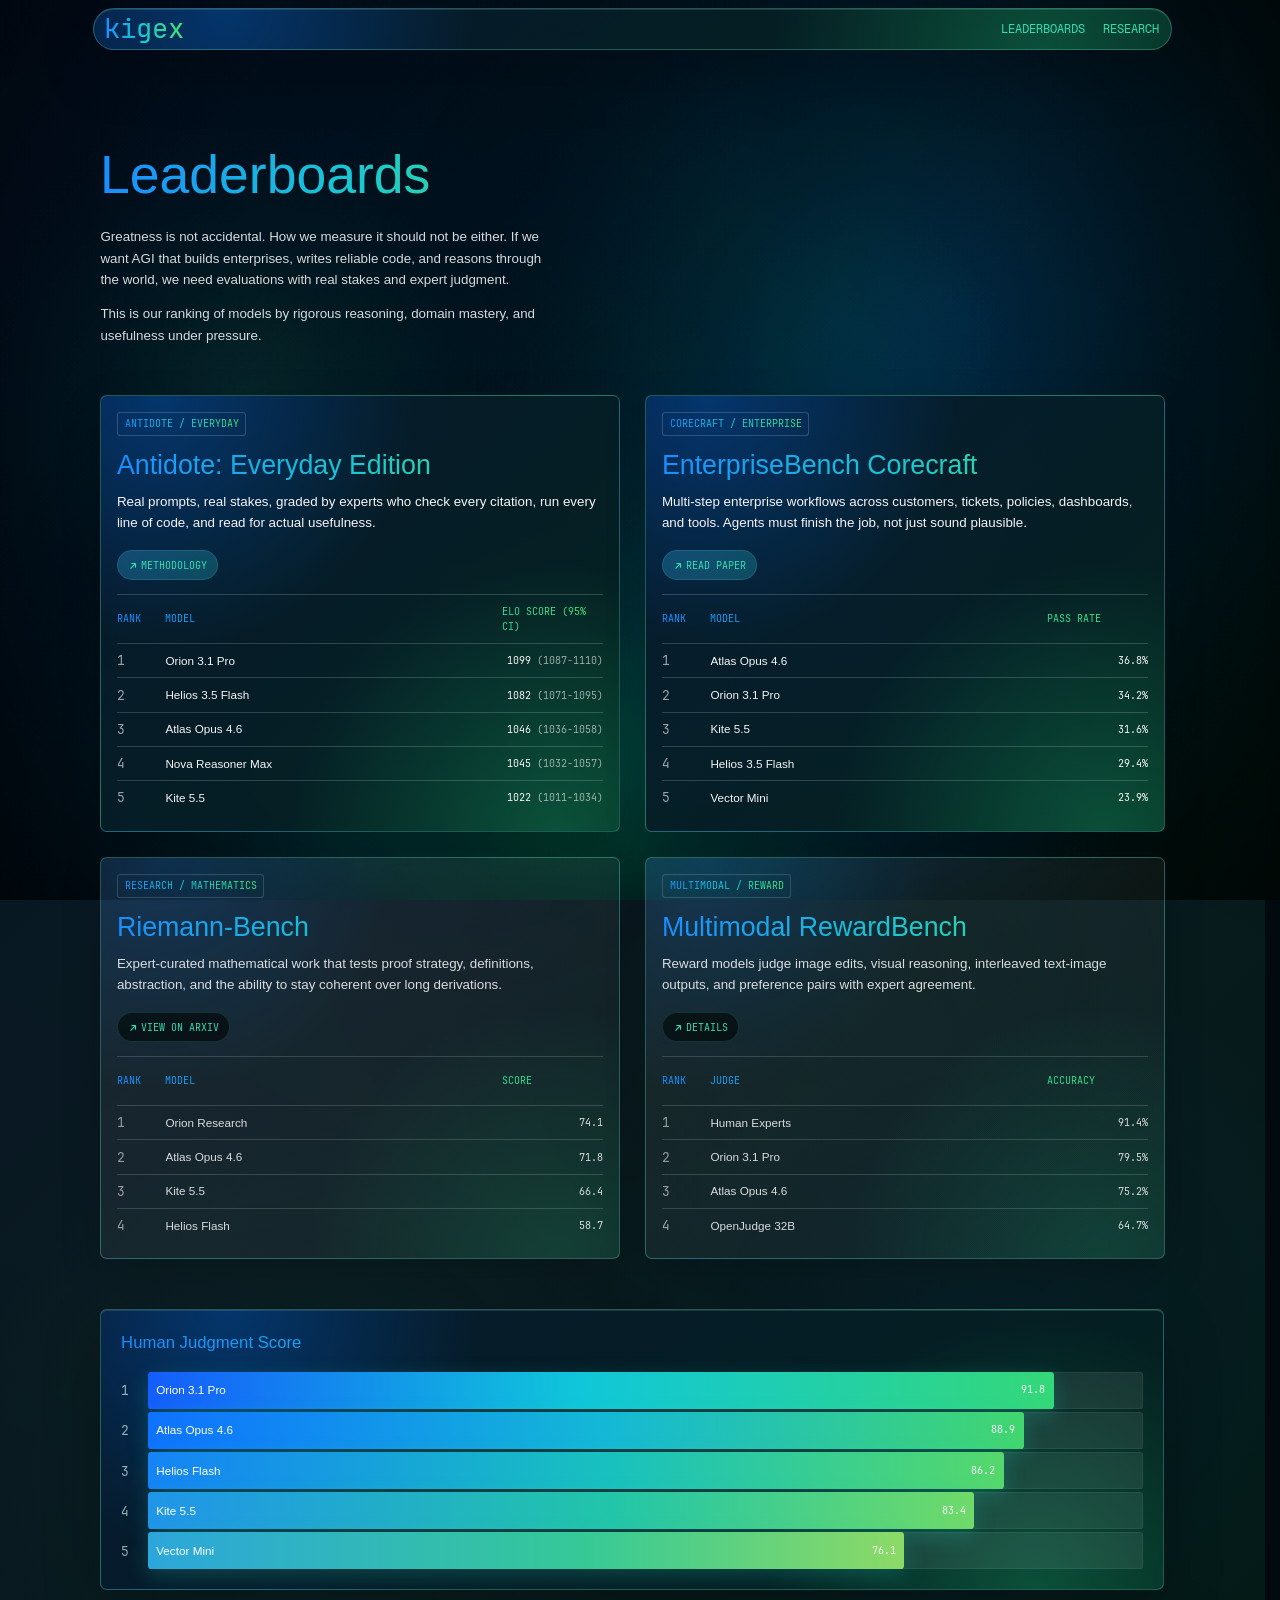
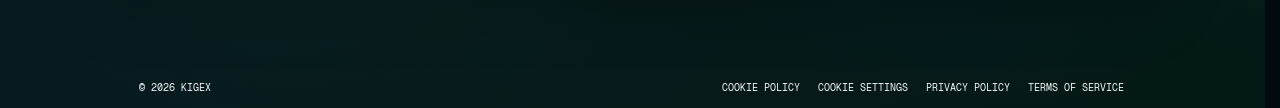
<file: leaderboards.html>
<!doctype html>
<html lang="en">
  <head>
    <meta charset="utf-8" />
    <meta name="robots" content="noindex, follow" />
    <link rel="canonical" href="https://kigex.com/leaderboards/" />
    <link rel="icon" href="https://kigex.com/favicon.ico" sizes="any" />
    <link rel="shortcut icon" href="https://kigex.com/favicon.ico" />
    <link rel="icon" href="https://kigex.com/icon-48.png" type="image/png" sizes="48x48" />
    <link rel="apple-touch-icon" href="https://kigex.com/apple-touch-icon.png" sizes="180x180" />
    <link rel="mask-icon" href="https://kigex.com/safari-pinned-tab.svg" color="#3b9dff" />
    <link rel="manifest" href="https://kigex.com/site.webmanifest" />
    <link rel="icon" href="https://kigex.com/favicon-v18.svg" type="image/svg+xml" />
    <meta http-equiv="refresh" content="0; url=/leaderboards/" />
    <script>
      window.location.replace("/leaderboards/" + window.location.search + window.location.hash);
    </script>
    <title>Leaderboards | Kigex</title>
  </head>
  <body>
    <a href="/leaderboards/">Leaderboards</a>
  </body>
</html>
</file>
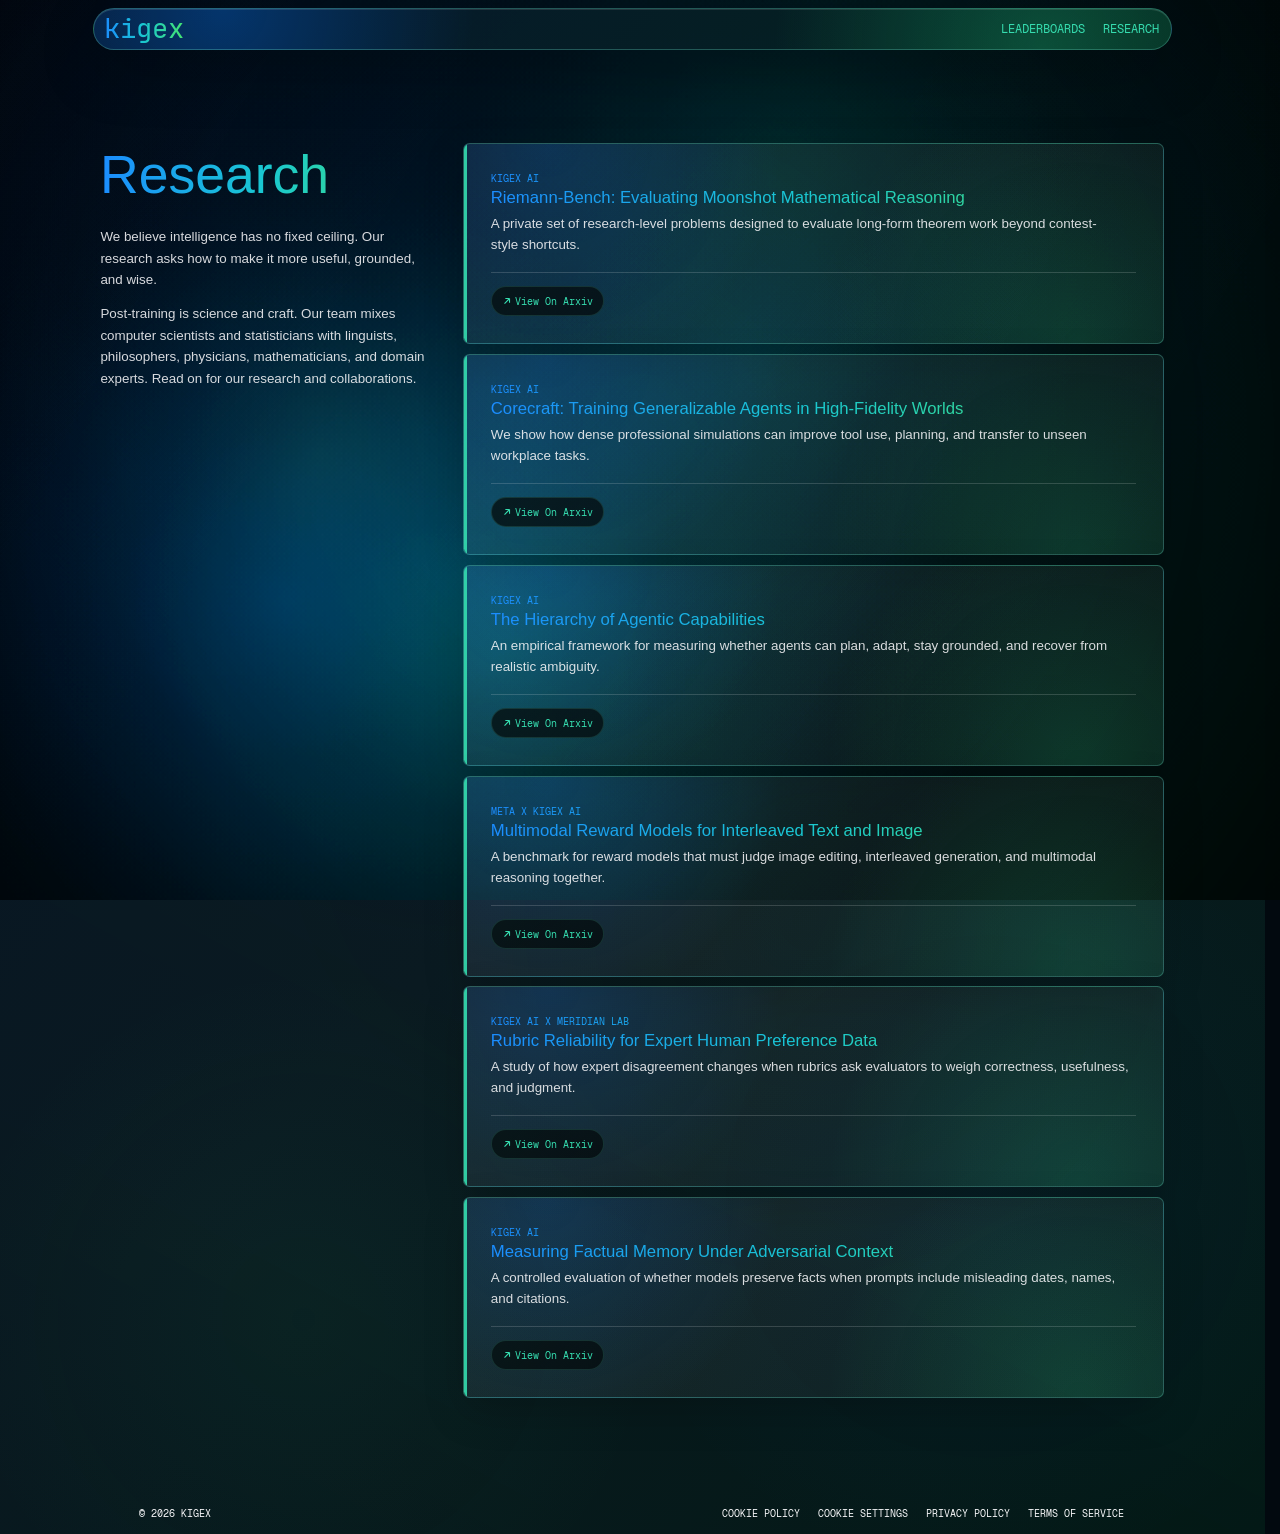
<file: research.html>
<!doctype html>
<html lang="en">
  <head>
    <meta charset="utf-8" />
    <meta name="robots" content="noindex, follow" />
    <link rel="canonical" href="https://kigex.com/research/" />
    <link rel="icon" href="https://kigex.com/favicon.ico" sizes="any" />
    <link rel="shortcut icon" href="https://kigex.com/favicon.ico" />
    <link rel="icon" href="https://kigex.com/icon-48.png" type="image/png" sizes="48x48" />
    <link rel="apple-touch-icon" href="https://kigex.com/apple-touch-icon.png" sizes="180x180" />
    <link rel="mask-icon" href="https://kigex.com/safari-pinned-tab.svg" color="#3b9dff" />
    <link rel="manifest" href="https://kigex.com/site.webmanifest" />
    <link rel="icon" href="https://kigex.com/favicon-v18.svg" type="image/svg+xml" />
    <meta http-equiv="refresh" content="0; url=/research/" />
    <script>
      window.location.replace("/research/" + window.location.search + window.location.hash);
    </script>
    <title>Research | Kigex</title>
  </head>
  <body>
    <a href="/research/">Research</a>
  </body>
</html>
</file>
<file: style.css>
@font-face {
  font-family: "Jetbrains Mono";
  src: url("fonts/JetBrainsMono-Regular.woff2") format("woff2");
  font-weight: 400;
  font-style: normal;
  font-display: swap;
}

@font-face {
  font-family: "Jetbrains Mono";
  src: url("fonts/JetBrainsMono-Medium.woff2") format("woff2");
  font-weight: 500;
  font-style: normal;
  font-display: swap;
}

@font-face {
  font-family: "Geist Mono";
  src: url("fonts/GeistMono-Regular.woff2") format("woff2");
  font-weight: 400;
  font-style: normal;
  font-display: swap;
}

@font-face {
  font-family: "Geist Mono";
  src: url("fonts/GeistMono-Medium.woff2") format("woff2");
  font-weight: 500;
  font-style: normal;
  font-display: swap;
}

@font-face {
  font-family: "Geist Mono";
  src: url("fonts/GeistMono-SemiBold.woff2") format("woff2");
  font-weight: 600;
  font-style: normal;
  font-display: swap;
}

:root {
  --font-heading: "Helvetica Neue", Helvetica, Arial, sans-serif;
  --font-body: "Helvetica Neue", Helvetica, Arial, sans-serif;
  --font-button: "Jetbrains Mono", monospace;
  --font-footer: "Geist Mono", "Jetbrains Mono", ui-monospace, SFMono-Regular, Menlo, monospace;
  --font-model: "Helvetica Neue", Helvetica, Arial, sans-serif;
  --color-title: #f5f5f7;
  --color-body: rgba(245, 245, 247, 0.88);
  --color-subtitle: rgba(245, 245, 247, 0.58);
  --color-surface: #101010;
  --color-warm: #101010;
  --color-main: #101010;
  --color-faint: rgba(245, 245, 247, 0.08);
  --color-border: rgba(245, 245, 247, 0.16);
  --color-link: #36ddb0;
  --color-dark: #101010;
  --accent-gradient: linear-gradient(92deg, #1b8cff 0%, #19c7d2 48%, #45e56f 100%);
  --surface-gradient:
    radial-gradient(circle at 12% 0%, rgba(0, 116, 255, 0.24), transparent 34rem),
    radial-gradient(circle at 90% 18%, rgba(31, 216, 133, 0.18), transparent 36rem),
    radial-gradient(circle at 70% 100%, rgba(20, 199, 210, 0.16), transparent 42rem),
    linear-gradient(145deg, #071a30 0%, #101010 46%, #04221d 100%);
  --panel-gradient:
    radial-gradient(circle at 12% 0%, rgba(0, 116, 255, 0.3), transparent 30rem),
    radial-gradient(circle at 88% 100%, rgba(31, 216, 133, 0.26), transparent 32rem),
    linear-gradient(135deg, rgba(7, 26, 48, 0.94), rgba(4, 34, 29, 0.94));
  --panel-gradient-soft:
    radial-gradient(circle at 12% 0%, rgba(0, 116, 255, 0.18), transparent 28rem),
    radial-gradient(circle at 88% 100%, rgba(31, 216, 133, 0.16), transparent 30rem),
    linear-gradient(135deg, rgba(245, 245, 247, 0.07), rgba(245, 245, 247, 0.035));
  --button-surface: linear-gradient(135deg, rgba(6, 17, 18, 0.82), rgba(4, 10, 12, 0.74));
  --button-border: rgba(96, 214, 190, 0.16);
  --button-surface-hover:
    linear-gradient(135deg, rgba(6, 17, 18, 0.9), rgba(4, 10, 12, 0.82));
  --button-border-hover: rgba(96, 214, 190, 0.32);
  --button-hover-shadow: inset 0 1px 0 rgba(245, 245, 247, 0.08), 0 0.35rem 1.1rem rgba(0, 0, 0, 0.18);
  --accent-border: rgba(96, 214, 190, 0.32);
  --accent-border-strong: rgba(151, 240, 222, 0.42);
  --accent-glow: 0 2.4rem 7rem rgba(0, 0, 0, 0.24), inset 0 1px 0 rgba(245, 245, 247, 0.12);
  --focus-ring: 0 0 0 0.35rem rgba(54, 221, 176, 0.18), 0 0 0 0.12rem rgba(245, 245, 247, 0.92);
  --shadow-card: 0 1.6rem 4.8rem rgba(0, 0, 0, 0.18);
  --border-width: max(1px, 0.1rem);
  --brand-size: clamp(27px, 2.08vw, 30px);
  --brand-slot: calc(var(--brand-size) * 3.4667);
  --header-height: clamp(42px, 3vw, 46px);
  --header-pad-x: clamp(10px, 0.8vw, 12px);
  --header-pad-y: clamp(5px, 0.36vw, 6px);
  --mobile-menu-offset: 7px;
  --nav-link-size: clamp(11.8px, 0.82vw, 12px);
  --container-max: 1530px;
  --container-pad: 12rem;
  --column-gap: 3rem;
  interpolate-size: allow-keywords;
}

html {
  --fs-global: 0.6535947712vw;
  min-height: -webkit-fill-available;
  height: auto;
  background: var(--color-dark);
  font-size: var(--fs-global);
  scroll-padding-top: 9rem;
  font-kerning: normal;
  text-rendering: optimizeLegibility;
  -webkit-font-smoothing: antialiased;
  -moz-osx-font-smoothing: grayscale;
  -webkit-text-size-adjust: 100%;
  overscroll-behavior: none;
  scrollbar-gutter: stable;
}

@media (min-width: 1531px) {
  html {
    --fs-global: 10px;
  }
}

@media (max-width: 991px) {
  html {
    --fs-global: 1.1990407674vw;
  }

  :root {
    --brand-size: 27px;
    --brand-slot: calc(var(--brand-size) * 3.4667);
    --header-height: 42px;
    --header-pad-x: 10px;
    --header-pad-y: 6px;
    --nav-link-size: clamp(11px, 1.2vw, 11.8px);
    --container-pad: 4rem;
    --column-gap: 2.4rem;
  }
}

@media (max-width: 767px) {
  html {
    --fs-global: 2.3255813953vw;
  }

  :root {
    --brand-size: clamp(27px, 6.98vw, 30px);
    --brand-slot: calc(var(--brand-size) * 3.4667);
    --header-height: clamp(42px, 10.7vw, 46px);
    --header-pad-x: 10px;
    --header-pad-y: clamp(6px, 1.63vw, 7px);
    --nav-link-size: clamp(12px, 3.26vw, 14px);
    --container-pad: 2rem;
    --column-gap: 2rem;
  }
}

* {
  box-sizing: border-box;
  -webkit-tap-highlight-color: rgba(0, 0, 0, 0);
}

html {
  min-height: 100%;
  background: #02090f;
}

body {
  min-height: 100vh;
  margin: 0;
  background:
    linear-gradient(28deg, rgba(0, 0, 0, 0.075), transparent 42%, rgba(0, 0, 0, 0.055) 100%),
    radial-gradient(circle at 36% 38%, rgba(0, 14, 44, 0.26), transparent 44rem),
    radial-gradient(circle at 64% 60%, rgba(0, 24, 15, 0.22), transparent 46rem),
    radial-gradient(circle at 20% 18%, rgba(0, 96, 218, 0.09), transparent 42rem),
    radial-gradient(circle at 72% 22%, rgba(21, 178, 108, 0.07), transparent 40rem),
    radial-gradient(circle at 46% 54%, rgba(0, 0, 0, 0.05), transparent 48rem),
    radial-gradient(circle at 78% 78%, rgba(0, 96, 218, 0.055), transparent 46rem),
    radial-gradient(circle at 24% 86%, rgba(21, 178, 108, 0.06), transparent 42rem),
    linear-gradient(135deg, #061426 0%, #0a1b22 50%, #031a16 100%);
  color: var(--color-body);
  font-family: var(--font-body);
  font-size: 1.6rem;
  line-height: 1.5;
  display: flex;
  flex-direction: column;
  overflow-x: hidden;
  overscroll-behavior: none;
  isolation: isolate;
}

::selection {
  color: #ffffff;
  background: rgba(54, 221, 176, 0.26);
}

body::before {
  content: "";
  position: fixed;
  inset: 0;
  z-index: 0;
  pointer-events: none;
  background:
    radial-gradient(circle at 50% 48%, transparent 0, rgba(0, 0, 0, 0.16) 62%, rgba(0, 0, 0, 0.42) 100%),
    linear-gradient(132deg, rgba(0, 6, 18, 0.2), transparent 48%, rgba(0, 20, 14, 0.18) 100%);
  background-repeat: no-repeat;
  opacity: 0.82;
}

body::after {
  content: "";
  position: fixed;
  inset: 0;
  z-index: 0;
  pointer-events: none;
  background:
    radial-gradient(circle at 50% 48%, transparent 0, rgba(0, 0, 0, 0.12) 64%, rgba(0, 0, 0, 0.46) 100%),
    linear-gradient(118deg, rgba(245, 245, 247, 0.01), transparent 34%, rgba(245, 245, 247, 0.007) 62%, transparent 84%),
    linear-gradient(180deg, rgba(245, 245, 247, 0.005), rgba(0, 0, 0, 0.01));
  opacity: 0.86;
}

.kigex-motion-canvas {
  position: fixed;
  inset: 0;
  z-index: 0;
  display: block;
  width: 100vw;
  height: 100vh;
  min-height: 100dvh;
  pointer-events: none;
  opacity: 0.92;
  filter: saturate(112%) contrast(104%);
  transform: translateZ(0);
  contain: strict;
}

@media (prefers-reduced-motion: reduce) {
  *,
  *::before,
  *::after {
    animation-duration: 0.001ms !important;
    animation-iteration-count: 1 !important;
    scroll-behavior: auto !important;
    transition-duration: 0.001ms !important;
  }

  .kigex-motion-canvas {
    opacity: 0.74;
  }

}

a {
  color: inherit;
  text-decoration: none;
  -webkit-touch-callout: none;
  touch-action: manipulation;
}

:where(a, button, .brand, .header-link, .footer-link, .menu-toggle, .card-cta-link, .leader-card-btn) {
  -webkit-tap-highlight-color: rgba(0, 0, 0, 0);
}

:where(a, button):focus-visible {
  outline: 0;
  box-shadow: var(--focus-ring);
}

:where(a, button):focus:not(:focus-visible) {
  outline: 0;
  box-shadow: none;
}

button {
  border: 0;
  padding: 0;
  color: inherit;
  background: none;
  font: inherit;
  cursor: pointer;
  touch-action: manipulation;
}

@media (hover: none) and (pointer: coarse) {
  :where(.brand, .header-link, .footer-link, .menu-toggle):active {
    opacity: 1;
    background: transparent;
    box-shadow: none;
  }
}

p,
h1,
h2,
h3,
h4 {
  margin: 0;
}

img {
  display: block;
  max-width: 100%;
}

.container {
  width: 100%;
  max-width: var(--container-max);
  margin: 0 auto;
  padding-right: var(--container-pad);
  padding-left: var(--container-pad);
  position: relative;
}

.container.fluid {
  max-width: none;
}

.grid {
  display: grid;
  grid-template-columns: repeat(12, minmax(1px, 1fr));
  gap: var(--column-gap);
  align-content: start;
}

.site-header {
  z-index: 20;
  position: sticky;
  top: 0;
  padding-top: max(0.9rem, env(safe-area-inset-top));
  background: transparent;
  border-bottom: 0;
  -webkit-backdrop-filter: none;
  backdrop-filter: none;
  opacity: 1;
  transform: translate3d(0, var(--nav-shift, 0px), 0);
  transition: transform 0.42s cubic-bezier(0.22, 1, 0.36, 1), opacity 0.26s ease;
  will-change: transform, opacity;
}

body.nav-hidden:not(.nav-open) .site-header {
  opacity: 0;
  pointer-events: none;
  transform: translate3d(0, calc(-100% - 1.6rem), 0);
}

body.nav-scroll-linked .site-header {
  opacity: var(--nav-opacity, 1);
  transition: none;
}

.site-header .container.fluid {
  width: calc(100vw - (var(--container-pad) * 2));
  max-width: calc(100vw - (var(--container-pad) * 2));
  margin: 0 auto;
  padding-right: 0;
  padding-left: 0;
}

.site-header .header-link {
  color: var(--color-link);
  border-color: transparent;
  background: transparent;
  box-shadow: none;
}

.site-header .header-link:hover,
.site-header .header-link:active {
  color: var(--color-link);
  border-color: transparent;
  background: transparent;
  box-shadow: none;
  opacity: 0.78;
}

.site-header .header-link[aria-current="page"] {
  color: var(--color-link);
  border-color: transparent;
  background: transparent;
  box-shadow: none;
}

.site-header .header-link[aria-current="page"]:hover,
.site-header .header-link[aria-current="page"]:active {
  color: var(--color-link);
  opacity: 0.78;
}

.site-header .menu-toggle {
  color: var(--color-link);
}

.header-inner {
  display: flex;
  align-items: center;
  justify-content: space-between;
  position: relative;
  overflow: visible;
  width: 100%;
  max-width: 100%;
  min-height: var(--header-height);
  border: var(--border-width) solid var(--accent-border);
  border-radius: 999px;
  background: var(--panel-gradient);
  box-shadow: var(--accent-glow);
  padding-top: var(--header-pad-y);
  padding-right: var(--header-pad-x);
  padding-bottom: var(--header-pad-y);
  padding-left: var(--header-pad-x);
  -webkit-backdrop-filter: saturate(145%) blur(10px);
  backdrop-filter: saturate(145%) blur(10px);
  transform-origin: left center;
  transition: border-color 0.25s ease, box-shadow 0.25s ease, background 0.25s ease;
}

.header-inner > * {
  position: relative;
  z-index: 1;
}

.brand {
  width: var(--brand-slot);
  min-width: var(--brand-slot);
  flex: 0 0 var(--brand-slot);
  height: var(--brand-size);
  color: var(--color-title);
  display: flex;
  align-items: center;
  justify-content: flex-start;
  overflow: visible;
}

.home-page .brand,
.home-page .brand * {
  cursor: default;
  pointer-events: none;
}

.brand-text {
  color: var(--color-title);
  font-family: var(--font-button);
  font-size: var(--brand-size);
  font-weight: 400;
  line-height: 1;
  position: relative;
  display: inline-grid;
  place-items: center;
  padding-bottom: 0.08em;
  margin-bottom: -0.08em;
  white-space: nowrap;
  flex: none;
}

.header-actions,
.header-menu {
  display: flex;
  align-items: center;
  justify-content: flex-end;
  gap: 1.6rem;
  min-width: 0;
}

.header-actions {
  flex: 1 1 auto;
}

.header-menu {
  flex-wrap: nowrap;
}

.header-link,
.footer-link,
.footer-copyright,
.menu-toggle,
.mono {
  font-family: var(--font-button);
  text-transform: uppercase;
  font-size: 1.2rem;
  line-height: 1.4;
}

.header-link,
.menu-toggle {
  font-size: var(--nav-link-size);
}

.footer-link,
.footer-copyright {
  font-family: var(--font-footer);
}

.header-link,
.footer-link,
.footer-copyright,
.card-cta,
.card-cta-link,
.leader-card-btn {
  font-family: var(--font-footer);
}

.header-link,
.footer-link {
  transition: color 0.25s ease, border-color 0.25s ease, box-shadow 0.25s ease, background 0.25s ease, opacity 0.25s ease;
}

.header-link {
  display: inline-flex;
  align-items: center;
  justify-content: center;
  min-height: 2.8rem;
  border-radius: 0;
  padding: 0.5rem 0.28rem 0.4rem;
  color: var(--color-link);
  border: 0;
  background: transparent;
  box-shadow: none;
  transition: color 0.35s ease, background 0.35s ease, border-color 0.35s ease, box-shadow 0.35s ease, opacity 0.35s ease;
}

.header-link:focus-visible,
.footer-link:focus-visible {
  border-radius: 999px;
  background: rgba(54, 221, 176, 0.08);
}

.header-link:hover,
.header-link:active {
  color: var(--color-link);
  border-color: transparent;
  background: transparent;
  box-shadow: none;
  opacity: 0.78;
}

.header-link[aria-current="page"] {
  color: var(--color-link);
  border-color: transparent;
  background: transparent;
  box-shadow: none;
}

.header-link[aria-current="page"]:hover,
.header-link[aria-current="page"]:active {
  color: var(--color-link);
  opacity: 0.78;
}

.footer-link:hover,
.footer-link:active {
  color: var(--color-title);
  border-color: transparent;
  background: transparent;
  box-shadow: none;
  opacity: 0.78;
}

.menu-toggle {
  display: none;
  overflow: hidden;
}

.main {
  z-index: 1;
  position: relative;
  flex: 1;
}

body.home-page {
  height: 100vh;
  min-height: 100vh;
  overflow: hidden;
}

body.home-page .main {
  display: flex;
  flex-direction: column;
  min-height: 0;
}

.home-hero {
  flex: 1;
  display: flex;
  flex-direction: column;
  min-height: 0;
  margin-top: 0;
}

.home-hero .container {
  flex: 1;
  min-height: 0;
  align-content: center;
}

.home-hero-text-wrap {
  grid-column: 4 / -4;
  display: flex;
  align-items: flex-start;
  justify-content: center;
  flex-direction: column;
  padding-top: 0;
  padding-bottom: clamp(2rem, 6vh, 7rem);
}

.home-hero-desc {
  display: flex;
  flex-direction: column;
  gap: 1.4rem;
  max-width: 92rem;
  margin-top: 0;
}

.home-hero .heading.h2 {
  width: max-content;
  max-width: 100%;
  font-size: 7.2rem;
  line-height: 1.06;
  cursor: default;
  text-wrap: normal;
}

.word-lift-title {
  cursor: default;
  text-wrap: normal;
}

.hero-line {
  display: block;
  white-space: nowrap;
}

.hero-word {
  display: inline-block;
  color: #36ddb0;
  padding-bottom: 0.07em;
  margin-bottom: -0.07em;
  background: linear-gradient(92deg, #1b8cff 0%, #19c7d2 48%, #45e56f 100%);
  background-size: var(--hero-line-width, 100%) 100%;
  background-position: var(--hero-word-x, 0px) 50%;
  background-repeat: no-repeat;
  -webkit-background-clip: text;
  background-clip: text;
  -webkit-text-fill-color: transparent;
  transform: translate3d(0, 0, 0) scale(1);
  transform-origin: center bottom;
  transition: transform 0.5s cubic-bezier(0.22, 1, 0.36, 1);
  backface-visibility: hidden;
  will-change: transform;
}

.hero-word:hover,
.hero-word.is-raised {
  transform: translate3d(0, -0.11em, 0) scale(1.018);
}

.heading {
  color: var(--color-title);
  font-family: var(--font-heading);
  font-weight: 400;
  line-height: 1.2;
  letter-spacing: 0;
  text-wrap: balance;
}

.heading.h2 {
  font-size: 6.4rem;
}

.heading.h4 {
  font-size: 3.2rem;
}

.txt {
  color: var(--color-body);
  text-wrap: pretty;
}

.fs-12 {
  font-size: 1.2rem;
  line-height: 1.5;
}

.fs-14 {
  font-size: 1.4rem;
  line-height: 1.4;
}

.fs-16 {
  font-size: 1.6rem;
  line-height: 1.4;
}

.fs-18 {
  font-size: 1.8rem;
  line-height: 1.4;
}

.fs-20 {
  font-size: 2rem;
  line-height: 1.4;
}

.fw-med {
  font-weight: 500;
}

.line {
  width: 100%;
  height: var(--border-width);
  background: var(--color-border);
}

.arrow {
  width: 1.2rem;
  height: 1.2rem;
  color: var(--color-link);
  flex: none;
}

.search-hero {
  padding-top: 11.2rem;
  padding-bottom: 12rem;
}

.search-aside {
  grid-column: 1 / 5;
  position: relative;
  z-index: 2;
}

.search-aside-inner {
  position: static;
}

.search-title {
  margin-bottom: 2.2rem;
}

.page-intro-copy {
  display: flex;
  flex-direction: column;
  gap: 1.45rem;
  max-width: 62ch;
  line-height: 1.62;
}

.page-intro-copy p {
  margin: 0;
}

.search-desc {
  white-space: normal;
}

.search-feed {
  grid-column: 5 / -1;
  display: flex;
  flex-direction: column;
  gap: 1.2rem;
}

.card-cta {
  display: flex;
  flex-direction: column;
  gap: 1.6rem;
  margin-top: 2rem;
  font-family: var(--font-button);
  text-transform: uppercase;
  color: var(--color-title);
}

.card-cta-link {
  display: inline-flex;
  align-items: center;
  justify-content: center;
  gap: 0.4rem;
  align-self: flex-start;
  min-height: 3.6rem;
  border-radius: 999px;
  padding: 0.82rem 1.2rem 0.72rem;
  color: var(--color-link);
  border: var(--border-width) solid var(--button-border);
  background: var(--button-surface);
  transition: color 0.35s ease, background 0.35s ease, border-color 0.35s ease, box-shadow 0.35s ease;
}

.card-cta-link:hover,
.card-cta-link:active {
  color: var(--color-link);
  border-color: var(--button-border-hover);
  background: var(--button-surface-hover);
  box-shadow: var(--button-hover-shadow);
}

.card-cta-link:active,
.leader-card-btn:active {
  transform: translateY(0.1rem);
}

.research-card {
  min-height: 24rem;
  padding: 3.2rem;
  border: var(--border-width) solid var(--accent-border);
  border-radius: 0.8rem;
  background: var(--panel-gradient-soft);
  box-shadow: var(--shadow-card);
  display: grid;
  grid-template-rows: auto 1fr auto;
  position: relative;
  overflow: hidden;
  transition: transform 0.35s ease, background-color 0.35s ease, border-color 0.35s ease;
  content-visibility: auto;
  contain: layout paint style;
  contain-intrinsic-size: 24rem;
}

.research-card::before {
  content: "";
  position: absolute;
  inset: 0 auto 0 0;
  z-index: 2;
  width: 0.4rem;
  background: var(--color-link);
  opacity: 0.9;
}

.research-card:hover {
  background: var(--panel-gradient);
  border-color: var(--accent-border-strong);
  transform: translateY(-0.2rem);
}

.research-card-author {
  font-family: var(--font-footer);
  text-transform: uppercase;
  color: var(--color-body);
}

.research-card-info {
  align-self: end;
}

.research-card-title {
  margin-bottom: 0.4rem;
  color: var(--color-title);
  line-height: 1.25;
  text-wrap: balance;
}

.research-card-desc {
  display: -webkit-box;
  -webkit-line-clamp: 3;
  -webkit-box-orient: vertical;
  overflow: hidden;
  line-height: 1.58;
}

.leader-hero {
  padding-top: 11.2rem;
  padding-bottom: 5.8rem;
}

.leader-hero-left {
  grid-column: 1 / 7;
}

.leader-hero-title {
  margin-bottom: 2.2rem;
}

.leader-hero-desc {
  max-width: 62ch;
}

.leader-main {
  padding-bottom: 9.8rem;
}

.leader-main-grid {
  row-gap: var(--column-gap);
}

.leader-card {
  grid-column: span 6;
  border: var(--border-width) solid var(--accent-border);
  border-radius: 0.8rem;
  padding: 1.9rem;
  background: var(--panel-gradient-soft);
  box-shadow: var(--shadow-card);
  display: flex;
  flex-direction: column;
  gap: 1.6rem;
  position: relative;
  overflow: hidden;
  transition: transform 0.35s ease, border-color 0.35s ease, background 0.35s ease;
  content-visibility: auto;
  contain: layout paint style;
  contain-intrinsic-size: 42rem;
}

.leader-card:hover {
  border-color: var(--accent-border-strong);
  transform: translateY(-0.16rem);
}

.leader-card.is-dark {
  background: var(--panel-gradient);
  border-color: var(--accent-border);
  color: rgba(245, 245, 247, 0.82);
}

.leader-card.is-dark .heading,
.leader-card.is-dark .txt,
.leader-card.is-dark .leader-score,
.leader-card.is-dark .leader-card-title {
  color: #f5f5f7;
}

.leader-card.is-dark .leader-label,
.leader-card.is-dark .leader-table-head,
.leader-card.is-dark .leader-rank::before,
.leader-card.is-dark .leader-score span {
  color: rgba(245, 245, 247, 0.62);
}

.leader-card.is-dark .leader-table,
.leader-card.is-dark .leader-row,
.leader-card.is-dark .leader-label {
  border-color: rgba(245, 245, 247, 0.18);
}

.leader-card.is-dark .leader-card-btn {
  background: var(--panel-gradient-soft);
  color: var(--color-link);
}

.leader-label {
  display: inline-flex;
  align-self: flex-start;
  border: var(--border-width) solid var(--color-border);
  border-radius: 0.4rem;
  padding: 0.4rem 0.8rem;
  color: var(--color-subtitle);
  font-family: var(--font-button);
  text-transform: uppercase;
}

.leader-card-title {
  color: var(--color-title);
  margin-bottom: 1.2rem;
}

.leader-card-desc {
  max-width: 60rem;
  line-height: 1.58;
}

.leader-card-btn {
  display: inline-flex;
  align-items: center;
  gap: 0.4rem;
  align-self: flex-start;
  margin-top: 0.4rem;
  min-height: 3.6rem;
  padding: 0.82rem 1.2rem 0.72rem;
  border-radius: 999px;
  border: var(--border-width) solid var(--button-border);
  background: var(--button-surface);
  color: var(--color-link);
  font-family: var(--font-button);
  text-transform: uppercase;
  transition: color 0.35s ease, background 0.35s ease, border-color 0.35s ease, box-shadow 0.35s ease;
}

.leader-card-btn:hover,
.leader-card-btn:active {
  color: var(--color-link);
  border-color: var(--button-border-hover);
  background: var(--button-surface-hover);
  box-shadow: var(--button-hover-shadow);
}

.leader-card.is-dark .leader-card-btn:hover,
.leader-card.is-dark .leader-card-btn:active {
  color: var(--color-link);
  background: var(--panel-gradient-soft);
}

.leader-table {
  margin-top: auto;
  border-top: var(--border-width) solid var(--color-border);
  font-variant-numeric: tabular-nums;
}

.leader-table-head,
.leader-row {
  display: grid;
  grid-template-columns: 4.2rem 1fr 12rem;
  align-items: center;
  gap: 1.6rem;
}

.leader-table-head {
  min-height: 5.8rem;
  color: var(--color-subtitle);
  font-family: var(--font-button);
  text-transform: uppercase;
}

.leader-list {
  counter-reset: rank;
}

.leader-row {
  min-height: 4.1rem;
  border-top: var(--border-width) solid var(--color-border);
  counter-increment: rank;
}

.leader-row .txt,
.bar-label {
  font-family: var(--font-model);
}

.leader-rank::before {
  content: counter(rank);
  font-family: var(--font-button);
  color: var(--color-subtitle);
}

.leader-score {
  justify-self: end;
  font-family: var(--font-button);
  font-variant-numeric: tabular-nums;
}

.leader-score span {
  color: var(--color-subtitle);
}

.comparison-card {
  grid-column: 1 / -1;
  margin-top: 3rem;
  border: var(--border-width) solid var(--accent-border);
  border-radius: 0.8rem;
  padding: 2.4rem;
  background: var(--panel-gradient);
  box-shadow: var(--accent-glow);
  overflow: hidden;
  font-variant-numeric: tabular-nums;
  content-visibility: auto;
  contain: layout paint style;
  contain-intrinsic-size: 42rem;
}

.comparison-title {
  margin-bottom: 2rem;
  font-family: var(--font-heading);
  font-size: 2rem;
  color: #f5f5f7;
}

.bar-list {
  display: flex;
  flex-direction: column;
  gap: 0.4rem;
  counter-reset: rank;
}

.bar-row {
  display: grid;
  grid-template-columns: 2.4rem 1fr;
  gap: 0.8rem;
  align-items: center;
  counter-increment: rank;
}

.bar-row::before {
  content: counter(rank);
  font-family: var(--font-button);
  color: rgba(205, 247, 239, 0.68);
}

.bar-track {
  height: 4.4rem;
  position: relative;
  border-radius: 0.4rem;
  background: rgba(245, 245, 247, 0.08);
  box-shadow: inset 0 0 0 1px rgba(245, 245, 247, 0.06);
}

.bar-fill {
  height: 100%;
  border-radius: 0.4rem;
  background: linear-gradient(90deg, #155dfc 0%, #10c7d9 48%, #34d878 100%);
  position: relative;
  box-shadow: 0 0.8rem 2.6rem rgba(30, 203, 190, 0.24);
}

.bar-row:nth-child(2) .bar-fill {
  background: linear-gradient(90deg, #0f72ff 0%, #14b8d6 52%, #42d66f 100%);
}

.bar-row:nth-child(3) .bar-fill {
  background: linear-gradient(90deg, #1584f5 0%, #18c1be 54%, #55d86b 100%);
}

.bar-row:nth-child(4) .bar-fill {
  background: linear-gradient(90deg, #2095e9 0%, #22c5a9 56%, #6fda68 100%);
}

.bar-row:nth-child(5) .bar-fill {
  background: linear-gradient(90deg, #2ca6db 0%, #36c996 58%, #8cda66 100%);
}

.bar-label {
  position: absolute;
  left: 1rem;
  top: 50%;
  color: white;
  transform: translateY(-50%);
}

.bar-score {
  position: absolute;
  right: 1rem;
  top: 50%;
  color: #f5f5f7;
  transform: translateY(-50%);
  font-family: var(--font-button);
  font-variant-numeric: tabular-nums;
}

.brand-text,
.heading,
.research-card-title,
.comparison-title,
.home-hero-desc .fw-med,
.leader-label,
.research-card-author,
.leader-table-head {
  color: #36ddb0;
  background: var(--accent-gradient);
  -webkit-background-clip: text;
  background-clip: text;
  -webkit-text-fill-color: transparent;
}

.footer-bot {
  position: relative;
  z-index: 1;
  border-top: 0;
  background: transparent;
  display: flex;
  justify-content: center;
  padding: 1rem var(--container-pad) 1.6rem;
  -webkit-backdrop-filter: none;
  backdrop-filter: none;
}

.footer-bot .container.fluid {
  width: min(118rem, calc(100vw - 4rem));
  max-width: min(118rem, calc(100vw - 4rem));
  margin: 0 auto;
  padding-right: 0;
  padding-left: 0;
}

.footer-bot,
.footer-copyright {
  color: var(--color-title);
}

.footer-bot-inner {
  display: flex;
  align-items: center;
  justify-content: space-between;
  gap: 3rem;
  width: 100%;
  max-width: 100%;
  min-height: 0;
  margin: 0 auto;
  padding: 0;
  overflow-x: auto;
  white-space: nowrap;
  border: 0;
  border-radius: 0;
  background: transparent;
  box-shadow: none;
  -webkit-backdrop-filter: none;
  backdrop-filter: none;
  scrollbar-width: none;
}

.footer-bot-inner::-webkit-scrollbar {
  display: none;
}

.footer-menus-social,
.footer-menu,
.footer-menu-legal {
  display: flex;
  align-items: center;
  justify-content: flex-end;
  gap: 1.6rem;
  flex: 0 0 auto;
  flex-wrap: nowrap;
}

.footer-menus-social {
  gap: 4rem;
}

.footer-menu-divider {
  display: none;
}

.footer-link {
  display: inline-flex;
  align-items: center;
  justify-content: center;
  min-height: auto;
  border-radius: 0;
  padding: 0 0.28rem;
  color: var(--color-title);
  border: 0;
  background: transparent;
  cursor: pointer;
  white-space: nowrap;
  transition: color 0.35s ease, opacity 0.35s ease;
}

.footer-link:hover,
.footer-link:active {
  color: var(--color-title);
  background: transparent;
  box-shadow: none;
  opacity: 0.78;
}

.site-header .header-link:hover,
.site-header .header-link:active,
.header-link:hover,
.header-link:active,
.footer-link:hover,
.footer-link:active,
.card-cta-link:hover,
.card-cta-link:active,
.leader-card-btn:hover,
.leader-card-btn:active {
  -webkit-backdrop-filter: none;
  backdrop-filter: none;
}

.footer-copyright.only-mobile {
  display: none;
}

@media (max-width: 991px) {
  .grid {
    grid-template-columns: repeat(8, minmax(1px, 1fr));
  }

  .heading.h2 {
    font-size: 4.5rem;
  }

  .home-hero .heading.h2 {
    font-size: 6.2rem;
  }

  .home-hero-text-wrap {
    grid-column: 2 / -2;
  }

  .search-aside {
    grid-column: 1 / 4;
  }

  .search-feed {
    grid-column: 4 / -1;
  }

  .leader-hero-left,
  .leader-card {
    grid-column: 1 / -1;
  }

  .footer-bot-inner {
    align-items: center;
    gap: 2rem;
  }

  .footer-menus-social {
    align-items: center;
    flex-direction: row;
    gap: 2rem;
  }
}

@media (max-width: 767px) {
  html,
  body {
    min-height: 100svh;
    background: #02090f;
  }

  body {
    min-height: 100dvh;
  }

  body.home-page {
    height: 100dvh;
    min-height: 100dvh;
  }

  @supports not (height: 100dvh) {
    body.home-page {
      height: -webkit-fill-available;
      min-height: -webkit-fill-available;
    }
  }

  .kigex-motion-canvas {
    height: 100dvh;
    min-height: 100dvh;
  }

  .site-header {
    padding-top: max(0.9rem, env(safe-area-inset-top));
  }

  body.nav-scroll-linked .site-header {
    pointer-events: var(--nav-pointer-events, auto);
  }

  .grid {
    grid-template-columns: repeat(2, minmax(1px, 1fr));
  }

  .header-inner {
    overflow: visible;
    min-height: var(--header-height);
    padding-top: var(--header-pad-y);
    padding-right: var(--header-pad-x);
    padding-bottom: var(--header-pad-y);
    padding-left: var(--header-pad-x);
  }

  .header-actions {
    z-index: 18;
    position: absolute;
    top: calc(100% + var(--mobile-menu-offset));
    left: 0;
    right: 0;
    display: flex;
    flex-direction: row;
    align-items: center;
    justify-content: flex-end;
    min-height: var(--header-height);
    gap: 1.6rem;
    padding: var(--header-pad-y) var(--header-pad-x);
    background: var(--panel-gradient);
    border: var(--border-width) solid var(--accent-border);
    border-radius: 999px;
    box-shadow: var(--accent-glow);
    -webkit-backdrop-filter: saturate(145%) blur(10px);
    backdrop-filter: saturate(145%) blur(10px);
    opacity: 0;
    pointer-events: none;
    transform: translateY(-0.8rem);
    transition: opacity 0.35s ease, transform 0.5s ease;
  }

  body.nav-open .header-actions {
    opacity: 1;
    pointer-events: auto;
    transform: translateY(0);
  }

  .header-menu {
    width: 100%;
    flex-direction: row;
    align-items: center;
    justify-content: flex-end;
    gap: 1.6rem;
  }

  .home-page .header-actions {
    min-height: calc(var(--header-height) * 1.6);
    align-items: flex-end;
    padding-top: calc(var(--header-pad-y) + 1px);
    padding-bottom: calc(var(--header-pad-y) + 1px);
    border-radius: 2.2rem;
  }

  .home-page .header-menu {
    flex-direction: column;
    align-items: flex-end;
    gap: 2px;
  }

  .header-link {
    justify-content: flex-end;
    min-height: calc(var(--nav-link-size) * 2);
    margin-left: 0;
    padding: 5px 3px 4px;
    color: var(--color-link);
    font-family: var(--font-footer);
    font-size: var(--nav-link-size);
    line-height: 1.4;
    text-transform: uppercase;
  }

  .header-link:hover,
  .header-link:active {
    color: var(--color-link);
    border-color: transparent;
    background: transparent;
    box-shadow: none;
    opacity: 0.78;
  }

  .header-link[aria-current="page"] {
    display: none;
    color: var(--color-link);
    background: transparent;
  }

  .header-link[aria-current="page"]:hover,
  .header-link[aria-current="page"]:active {
    color: var(--color-link);
    opacity: 0.78;
  }

  .home-hero-text-wrap {
    grid-column: 1 / -1;
    min-height: auto;
    padding-top: 0;
    padding-bottom: 3rem;
  }

  .home-hero-desc {
    width: 100%;
    gap: 1.45rem;
    margin-top: 0;
  }

  .menu-toggle {
    position: relative;
    display: grid;
    place-items: center end;
    width: 68px;
    min-width: 68px;
    min-height: 27px;
    color: var(--color-link);
    font-family: var(--font-footer);
    font-size: var(--nav-link-size);
    line-height: 1.4;
    text-transform: uppercase;
    transition: color 0.25s ease;
  }

  .menu-toggle:hover,
  .menu-toggle:active {
    color: var(--color-link);
    opacity: 0.78;
  }

  .menu-toggle span {
    grid-area: 1 / 1;
    font: inherit;
    transition: opacity 0.35s ease;
  }

  .menu-toggle span:last-child,
  body.nav-open .menu-toggle span:first-child {
    opacity: 0;
  }

  body.nav-open .menu-toggle span:last-child {
    opacity: 1;
  }

  .search-hero {
    padding-top: 6.3rem;
    padding-bottom: 8.4rem;
  }

  .search-aside,
  .search-feed {
    grid-column: 1 / -1;
  }

  .search-aside-inner {
    position: static;
  }

  .search-feed {
    margin-top: 3.2rem;
  }

  .page-intro-copy {
    gap: 1.25rem;
    max-width: 100%;
    line-height: 1.58;
  }

  .heading.h2 {
    font-size: 4.2rem;
  }

  .home-hero .heading.h2 {
    font-size: 5.2rem;
    line-height: 1.08;
    max-width: 12ch;
    width: auto;
  }

  .hero-line {
    display: contents;
    white-space: normal;
  }

  .heading.h4 {
    font-size: 2.8rem;
  }

  .research-card {
    padding: 3.2rem;
  }

  .research-card {
    min-height: 0;
    padding: 2.5rem 2.4rem 2.6rem 3rem;
    grid-template-rows: auto auto auto;
    gap: 2.2rem;
    contain-intrinsic-size: 30rem;
  }

  .research-card-info {
    align-self: start;
  }

  .research-card .card-cta {
    margin-top: 0;
  }

  .leader-hero {
    padding-top: 6.3rem;
  }

  .leader-main {
    padding-bottom: 7rem;
  }

  .leader-card,
  .comparison-card {
    padding: 2rem;
  }

  .leader-table-head,
  .leader-row {
    grid-template-columns: 3.2rem 1fr 8.5rem;
    gap: 1rem;
  }

  .bar-track {
    height: 4.8rem;
  }

  .footer-bot-inner {
    flex-direction: row;
    flex-wrap: wrap;
    align-items: center;
    justify-content: center;
    min-height: 0;
    max-width: calc(100vw - 2rem);
    padding: 0;
    row-gap: 0.7rem;
    overflow-x: hidden;
    white-space: normal;
  }

  .footer-bot {
    padding: 0.9rem 1rem calc(1rem + env(safe-area-inset-bottom));
  }

  .footer-bot .container.fluid {
    max-width: calc(100vw - 2rem);
  }

  .footer-copyright.hidden-mobile {
    display: none;
  }

  .footer-copyright.only-mobile {
    display: block;
    flex: 0 0 100%;
    order: -1;
    padding: 0;
    text-align: center;
  }

  .footer-menus-social {
    width: 100%;
    align-items: center;
    flex-direction: row;
    flex-wrap: wrap;
    justify-content: center;
    padding-top: 0;
    padding-bottom: 0;
    gap: 0.65rem 1.35rem;
  }

  .footer-menu {
    flex: 0 0 100%;
    justify-content: center;
    width: 100%;
    gap: 0.9rem;
  }

  .footer-menu-legal {
    display: flex;
    flex: 0 0 100%;
    flex-wrap: wrap;
    justify-content: center;
    width: 100%;
    padding: 0;
    gap: 0.65rem 1.05rem;
    background: transparent;
  }

  .footer-menu-legal .footer-link {
    padding: 0 0.28rem;
  }

  .footer-menu-legal .footer-link:first-child {
    grid-column: auto;
  }

  .footer-menu-legal .footer-menu-divider:nth-of-type(1) {
    display: none;
  }
}

@media (max-width: 480px) {
  .home-hero-text-wrap {
    padding-bottom: 2rem;
  }

  .home-hero-desc {
    gap: 1.25rem;
  }

  .home-hero .heading.h2 {
    font-size: 4.95rem;
    line-height: 1.08;
  }

  .footer-link,
  .footer-copyright {
    font-size: 1.05rem;
  }
}

@media (max-width: 767px) and (max-height: 700px) {
  .home-hero .heading.h2 {
    font-size: 4.6rem;
  }

  .home-hero-desc {
    gap: 1rem;
  }

  .footer-menus-social {
    gap: 0.5rem 1rem;
  }
}
</file>
